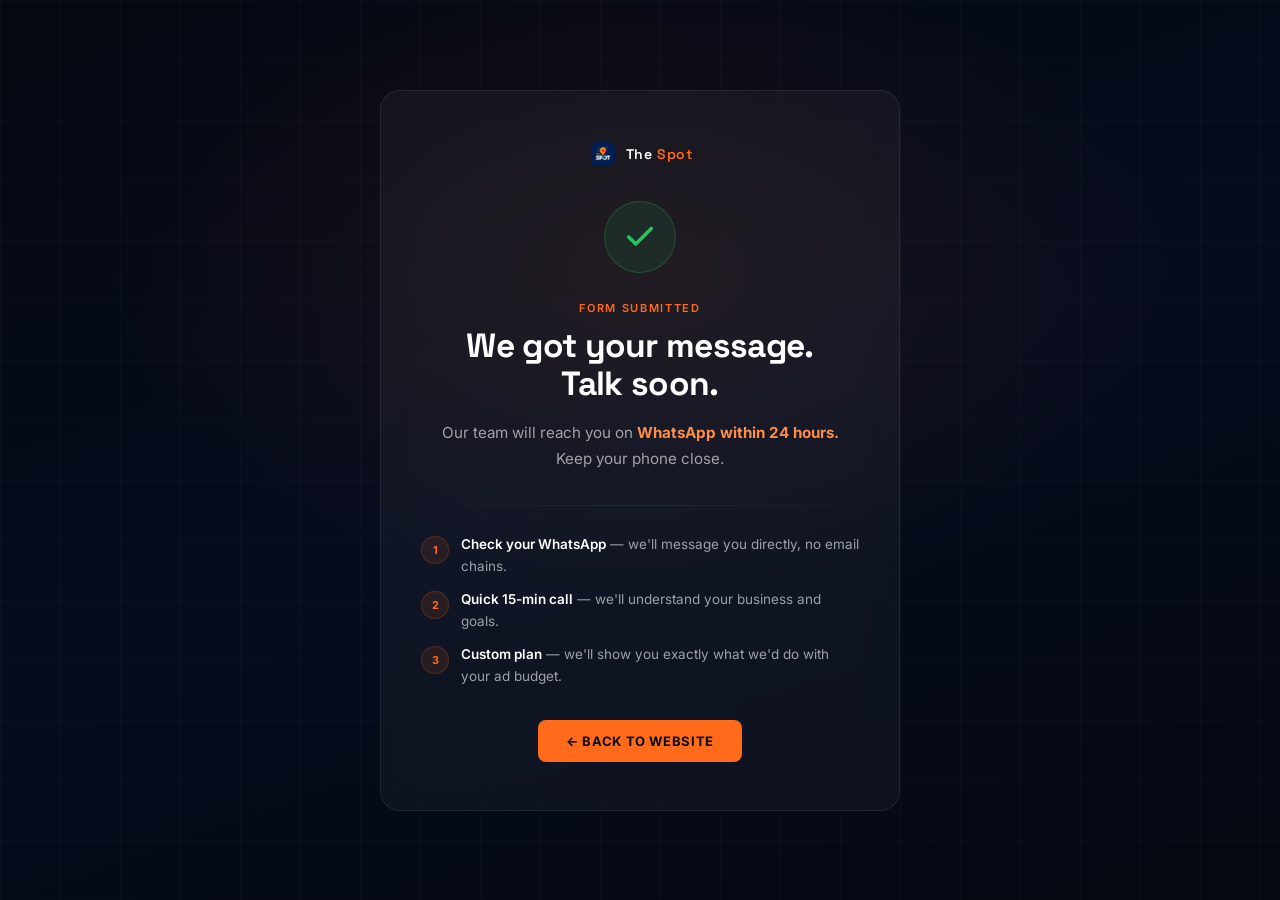
<file: thank-you.html>
<!DOCTYPE html>
<html lang="en">
<head>
<meta charset="UTF-8"/>
<meta name="viewport" content="width=device-width,initial-scale=1.0"/>
<title>Thank You — The Spot</title>
<meta name="description" content="Thanks for reaching out to The Spot. Our team will contact you on WhatsApp within 24 hours."/>
<meta name="robots" content="noindex,follow"/>

<script>
!function(f,b,e,v,n,t,s){if(f.fbq)return;n=f.fbq=function(){n.callMethod?
n.callMethod.apply(n,arguments):n.queue.push(arguments)};if(!f._fbq)f._fbq=n;
n.push=n;n.loaded=!0;n.version='2.0';n.queue=[];t=b.createElement(e);t.async=!0;
t.src=v;s=b.getElementsByTagName(e)[0];s.parentNode.insertBefore(t,s)}(window,
document,'script','https://connect.facebook.net/en_US/fbevents.js');
fbq('init','1358792732810002');
var _pvID='pv_'+Date.now()+'_'+Math.random().toString(36).substr(2,9);var _leadID='lead_'+Date.now()+'_'+Math.random().toString(36).substr(2,9);fbq('track','PageView',{},{eventID:_pvID});fbq('track','Lead',{value:1,currency:'BDT'},{eventID:_leadID});
</script>
<noscript><img height="1" width="1" style="display:none" src="https://www.facebook.com/tr?id=1358792732810002&ev=Lead&noscript=1"/></noscript>

<!-- Google Analytics GA4 -->
<script async src="https://www.googletagmanager.com/gtag/js?id=G-Z777E10LVB"></script>
<script>
  window.dataLayer = window.dataLayer || [];
  function gtag(){dataLayer.push(arguments);}
  gtag('js', new Date());
  gtag('config', 'G-Z777E10LVB');
  gtag('event', 'generate_lead');
</script>

<link rel="icon" type="image/png" href="assets/logo.png"/>
<link rel="preconnect" href="https://fonts.googleapis.com"/>
<link rel="preconnect" href="https://fonts.gstatic.com" crossorigin/>
<link href="https://fonts.googleapis.com/css2?family=Inter:wght@400;500;600;700&family=Space+Grotesk:wght@600;700&display=swap" rel="stylesheet"/>

<style>
*,*::before,*::after{box-sizing:border-box;margin:0;padding:0}
:root{
  --navy:#050810;
  --orange:#FF6B1A;
  --orange-lt:#FF8C47;
  --white:#ffffff;
  --white-60:rgba(255,255,255,0.60);
  --white-30:rgba(255,255,255,0.30);
  --glass-border:rgba(255,255,255,0.08);
  --font-display:'Space Grotesk',sans-serif;
  --font-body:'Inter',sans-serif;
}
html,body{height:100%}
body{
  background:var(--navy);
  color:var(--white);
  font-family:var(--font-body);
  display:flex;align-items:center;justify-content:center;
  min-height:100vh;
  overflow:hidden;
}
body::before{
  content:'';position:fixed;inset:0;
  background:
    radial-gradient(ellipse 70% 60% at 50% 30%,rgba(255,107,26,0.08) 0%,transparent 60%),
    linear-gradient(160deg,var(--navy) 0%,#060c1e 50%,var(--navy) 100%);
  z-index:0;pointer-events:none;
}
body::after{
  content:'';position:fixed;inset:0;
  background-image:
    linear-gradient(rgba(255,255,255,0.018) 1px,transparent 1px),
    linear-gradient(90deg,rgba(255,255,255,0.018) 1px,transparent 1px);
  background-size:60px 60px;
  z-index:0;pointer-events:none;
}

.card{
  position:relative;z-index:1;
  max-width:520px;width:90%;
  background:rgba(255,255,255,0.04);
  border:1px solid var(--glass-border);
  border-radius:20px;
  padding:3rem 2.5rem;
  text-align:center;
  backdrop-filter:blur(16px);
  animation:fadeUp 0.6s cubic-bezier(0.25,0.46,0.45,0.94) both;
}
@keyframes fadeUp{
  from{opacity:0;transform:translateY(28px)}
  to{opacity:1;transform:translateY(0)}
}

.check-wrap{
  width:72px;height:72px;border-radius:50%;
  background:rgba(34,197,94,0.1);
  border:1px solid rgba(34,197,94,0.25);
  display:flex;align-items:center;justify-content:center;
  margin:0 auto 1.75rem;
  animation:popIn 0.5s 0.3s cubic-bezier(0.175,0.885,0.32,1.6) both;
}
@keyframes popIn{
  from{opacity:0;transform:scale(0.5)}
  to{opacity:1;transform:scale(1)}
}
.check-wrap svg{width:34px;height:34px}

.label{
  font-size:11px;font-weight:600;letter-spacing:0.15em;
  text-transform:uppercase;color:var(--orange);
  margin-bottom:0.75rem;
}
h1{
  font-family:var(--font-display);
  font-size:clamp(1.6rem,4vw,2.1rem);
  font-weight:700;color:var(--white);
  letter-spacing:-0.02em;line-height:1.15;
  margin-bottom:1rem;
}
.sub{
  font-size:0.95rem;color:var(--white-60);
  line-height:1.75;margin-bottom:2rem;
}
.sub strong{color:var(--orange-lt)}

.divider{
  height:1px;
  background:linear-gradient(90deg,transparent,var(--glass-border),transparent);
  margin-bottom:1.75rem;
}

.what-next{
  display:flex;flex-direction:column;gap:0.75rem;
  margin-bottom:2rem;text-align:left;
}
.step{
  display:flex;align-items:flex-start;gap:12px;
}
.step-num{
  width:28px;height:28px;border-radius:50%;flex-shrink:0;
  background:rgba(255,107,26,0.1);border:1px solid rgba(255,107,26,0.2);
  display:flex;align-items:center;justify-content:center;
  font-size:11px;font-weight:700;color:var(--orange);
  margin-top:2px;
}
.step-text{font-size:13.5px;color:var(--white-60);line-height:1.6}
.step-text strong{color:var(--white);font-weight:600}

.btn-home{
  display:inline-block;
  background:var(--orange);color:var(--navy);
  border:none;border-radius:8px;
  padding:13px 28px;
  font-family:var(--font-body);font-size:13px;font-weight:700;
  letter-spacing:0.05em;text-transform:uppercase;
  text-decoration:none;
  transition:opacity 0.2s,transform 0.2s;
}
.btn-home:hover{opacity:0.88;transform:translateY(-1px)}

.logo-area{
  display:flex;align-items:center;justify-content:center;
  gap:8px;margin-bottom:2rem;
}
.logo-area img{height:30px;width:auto;display:block}
.logo-text{
  font-family:var(--font-display);font-size:14px;
  font-weight:600;color:var(--white);letter-spacing:0.04em;
}
.logo-text span{color:var(--orange)}
</style>
</head>
<body>

<div class="card">
  <div class="logo-area">
    <img src="assets/logo.png" alt="The Spot"/>
    <span class="logo-text">The <span>Spot</span></span>
  </div>

  <div class="check-wrap">
    <svg viewBox="0 0 24 24" fill="none" stroke="#22c55e" stroke-width="2.5" stroke-linecap="round" stroke-linejoin="round">
      <polyline points="20 6 9 17 4 12"/>
    </svg>
  </div>

  <div class="label">Form Submitted</div>
  <h1>We got your message.<br/>Talk soon.</h1>
  <p class="sub">
    Our team will reach you on <strong>WhatsApp within 24 hours.</strong><br/>
    Keep your phone close.
  </p>

  <div class="divider"></div>

  <div class="what-next">
    <div class="step">
      <div class="step-num">1</div>
      <div class="step-text"><strong>Check your WhatsApp</strong> — we'll message you directly, no email chains.</div>
    </div>
    <div class="step">
      <div class="step-num">2</div>
      <div class="step-text"><strong>Quick 15-min call</strong> — we'll understand your business and goals.</div>
    </div>
    <div class="step">
      <div class="step-num">3</div>
      <div class="step-text"><strong>Custom plan</strong> — we'll show you exactly what we'd do with your ad budget.</div>
    </div>
  </div>

  <a href="https://thespotagency.github.io/" class="btn-home">← Back to Website</a>
</div>

<script>
fetch('https://hook.eu1.make.com/q6ayuu6idfctq4wtzj7pmvpxvxf2lvvy', {
  method: 'POST',
mode: 'no-cors',
  headers: {'Content-Type': 'application/json'},
  body: JSON.stringify({
    event_name: 'Lead',
    event_id: _leadID,
    event_time: Math.floor(Date.now() / 1000),
    action_source: 'website',
    user_agent: navigator.userAgent,
    page_url: window.location.href
  })
});
</script>
</body>
</html>
</file>
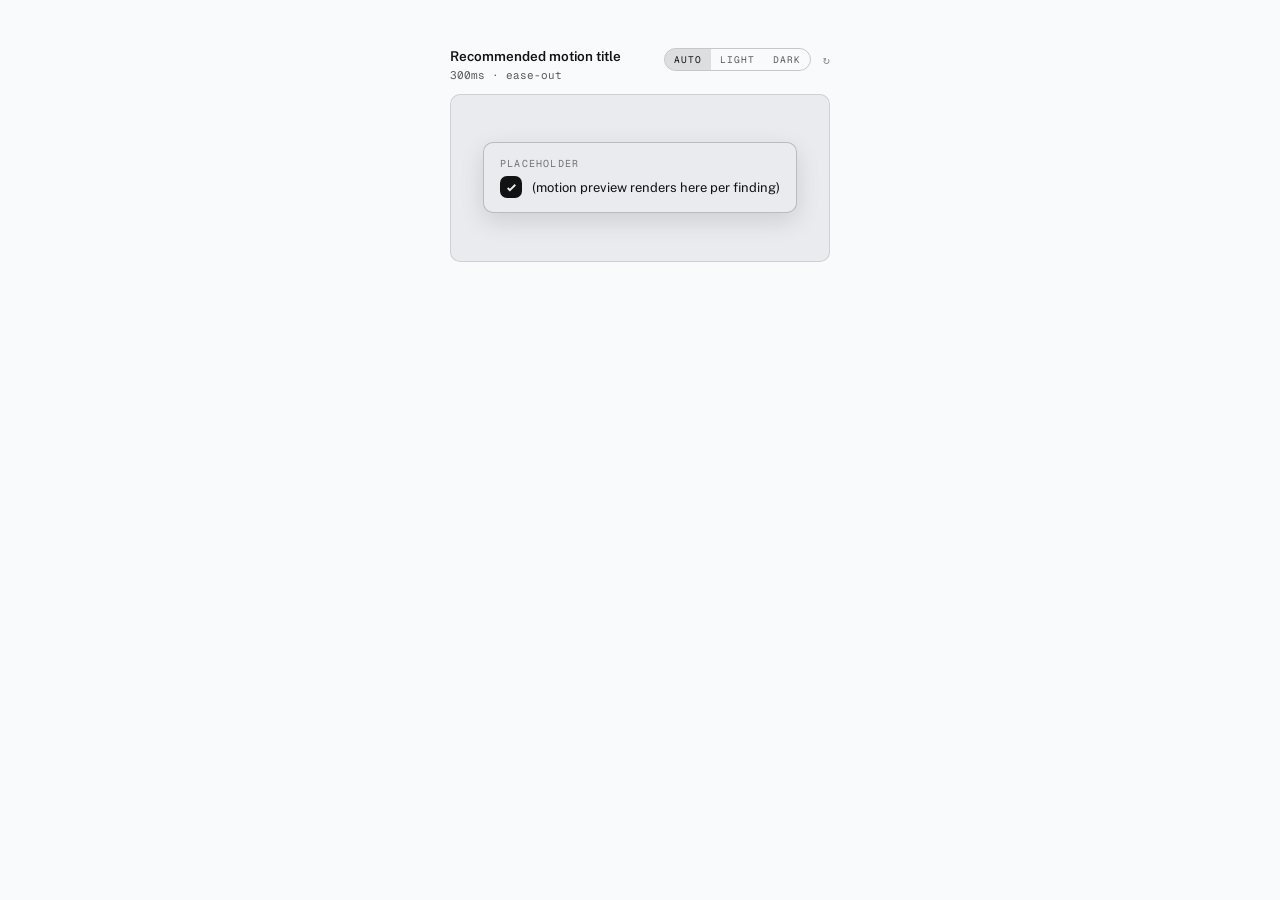
<file: .agents/skills/design-motion-principles/references/demo-shell.html>
<!--
  Demo Shell — design-motion-principles
  =====================================

  Minimal, isolated reference for a single demo card. The agent reads this
  during STEP 3 of the audit workflow (see ../SKILL.md) and uses it as the
  per-finding template — one .demo block per Critical or Important finding
  (Opportunities don't get demo cards).

  The full worked example with five demo cards in context lives in
  references/report-template.html. This file is intentionally minimal:
  one card, every contract visible, no report scaffolding.

  How the agent uses this file
  ----------------------------
  1. Copy the entire <style> block into the report's <head>. The shell's
     tokens, .demo layout, stage colors, segmented control, and the
     prefers-reduced-motion guard are SHARED across every demo card in the
     report and must not be duplicated per finding.

  2. For each finding {n} (1-indexed across the whole report):
     a. Replace the MOTION-CODE-SLOT-{n} comment with the per-finding
        @keyframes m{n} block AND the .demo-{n}__mt selector rule.
        Suffix {n} so multiple findings cannot collide on keyframe
        names or selectors.
     b. Replace the DEMO-CARD-MOTION-SLOT-{n} comment in the .demo__stage
        markup with the actual motion-target element. Its class must be
        .demo-{n}__mt so it matches the rules above.
     c. Set .demo__title to a short title for the recommended motion
        (e.g., "Quick tab crossfade", "Sheet enter (mirror for exit)").
     d. Set .demo__timing to the duration plus easing (e.g.,
        "180ms · ease-out", "300ms · ease-out-quint"). The subhead
        ALWAYS renders — populate it for every demo so card heights
        stay consistent across the report.
     e. Renumber the four radio ids from st1-* to st{n}-*, and the
        labels' for= attributes to match.

  3. Per-finding code MUST honor these contracts:
     - Do NOT redefine the shell's tokens (--ink, --paper, --surface-2,
       --line, --line-strong, --st-bg, --st-fg, --st-line, --st-dim,
       --sans, --mono). Use them via var().
     - Do NOT modify the prefers-reduced-motion block. The shell's
       guard collapses all .demo-{n}__mt animations to none. The
       per-finding @keyframes 100% state MUST match the motion-target
       element's default static rendering so the reduce-motion fallback
       shows the correct final visual.
     - Per-finding @keyframes use the 0% / ~60% / 100% cadence:
       0% = start state, ~60% = motion complete (~1.8s in),
       100% = hold (~1.2s). The shell uses animation-duration: 3s.

  4. Motion targets and ANY UI primitives inside the stage (.ui-btn,
     .ui-card, .ui-row, .ui-check, .ui-num, .ui-label, badge, etc.)
     use --st-bg / --st-fg / --st-line / --st-dim — NEVER --accent or
     other page tokens. This guarantees the demo contrasts correctly
     when its stage is locked to a different theme than the report.

  5. Demo cards are non-interactive. The stage toggle radios are the
     only interactive element. tabindex on the radios is fine; the
     stage itself stays out of focus order.

  Loop pacing
  -----------
  animation-duration: 3s. Keyframes 0% / ~60% / 100%. Motion 0–60% ≈ 1.8s,
  hold 60–100% ≈ 1.2s, then restart. Every demo in a report uses this
  cadence so all cards share the same rhythm.

  Standalone preview
  ------------------
  Opening this file directly in a browser shows one .demo card with the
  loop indicator, the segmented Auto/Light/Dark stage toggle, and a
  placeholder motion target (a simple shape that fades in). No real
  per-finding motion plays — the agent injects motion per finding when
  this template is embedded in a report. The shell also honors the
  viewer's prefers-color-scheme for standalone rendering.
-->
<!DOCTYPE html>
<html lang="en">
<head>
  <meta charset="utf-8">
  <meta name="viewport" content="width=device-width, initial-scale=1">
  <title>Demo Shell — design-motion-principles</title>
  <link rel="preconnect" href="https://fonts.googleapis.com">
  <link rel="preconnect" href="https://fonts.gstatic.com" crossorigin>
  <link href="https://fonts.googleapis.com/css2?family=Familjen+Grotesk:wght@400;500;600;700&family=Public+Sans:wght@400;500;600;700&family=Geist+Mono:wght@400;500;600&display=swap" rel="stylesheet">
  <style>
    :root {
      /* Cool slate-graphite neutrals (hue 255). In the full report these
         are overridden by a global theme toggle; here the shell flips via
         prefers-color-scheme for standalone preview. */
      --ink:        oklch(0.155 0.006 255);
      --surface:    oklch(0.195 0.007 255);
      --surface-2:  oklch(0.235 0.008 255);
      --paper:      oklch(0.945 0.004 255);
      --paper-dim:  oklch(0.800 0.006 255);
      --muted:      oklch(0.680 0.008 255);
      --faint:      oklch(0.505 0.008 255);
      --line:       oklch(0.95 0.01 255 / 0.09);
      --line-strong:oklch(0.95 0.01 255 / 0.16);

      --display: "Familjen Grotesk", "Hanken Grotesk", system-ui, sans-serif;
      --sans: "Public Sans", -apple-system, BlinkMacSystemFont, "Segoe UI", system-ui, sans-serif;
      --mono: "Geist Mono", ui-monospace, "SF Mono", Menlo, monospace;
    }

    @media (prefers-color-scheme: light) {
      :root {
        --ink:        oklch(0.985 0.003 255);
        --surface:    oklch(0.965 0.004 255);
        --surface-2:  oklch(0.940 0.005 255);
        --paper:      oklch(0.180 0.006 255);
        --paper-dim:  oklch(0.330 0.008 255);
        --muted:      oklch(0.475 0.010 255);
        --faint:      oklch(0.640 0.009 255);
        --line:       oklch(0.180 0.010 255 / 0.12);
        --line-strong:oklch(0.180 0.010 255 / 0.22);
      }
    }

    * { box-sizing: border-box; }
    body {
      background: var(--ink);
      color: var(--paper);
      font-family: var(--sans);
      margin: 0;
      padding: 48px;
      display: flex;
      justify-content: center;
    }

    /* visually-hidden (stage-toggle radios) */
    .vh { position: absolute; width: 1px; height: 1px; padding: 0; margin: -1px; overflow: hidden; clip: rect(0 0 0 0); white-space: nowrap; border: 0; }

    /* ───────────── Demo card ───────────── */
    .demo { position: relative; width: 380px; }
    .demo__bar { display: flex; align-items: flex-start; justify-content: space-between; gap: 12px; margin-bottom: 12px; }
    .demo__meta { min-width: 0; }
    .demo__title { display: block; font-size: 13.5px; font-weight: 600; color: var(--paper); line-height: 1.3; }
    .demo__timing { display: block; font-family: var(--mono); font-size: 11px; color: var(--muted); margin-top: 2px; font-variant-numeric: tabular-nums; }
    .demo__controls { display: flex; align-items: center; gap: 12px; flex-shrink: 0; }
    .demo__loop { font-family: var(--mono); font-size: 12px; color: var(--faint); }

    /* segmented Auto / Light / Dark stage toggle (pure CSS).
       Auto = follow ambient theme via --surface-2 + --paper.
       Light / Dark = locked overrides (hardcoded values, ignore ambient). */
    .seg { display: inline-flex; border: 1px solid var(--line-strong); border-radius: 100px; overflow: hidden; }
    .seg label { font-family: var(--mono); font-size: 9.5px; letter-spacing: 0.1em; text-transform: uppercase; color: var(--muted); padding: 4px 9px; cursor: pointer; user-select: none; transition: background 0.15s ease, color 0.15s ease; }
    .demo input[id$="-a"]:checked ~ .demo__bar .seg label[for$="-a"],
    .demo input[id$="-l"]:checked ~ .demo__bar .seg label[for$="-l"],
    .demo input[id$="-d"]:checked ~ .demo__bar .seg label[for$="-d"] {
      background: color-mix(in oklch, var(--paper) 12%, transparent);
      color: var(--paper);
    }

    .demo__stage {
      /* AUTO default — stage uses the ambient elevated surface */
      --st-bg: var(--surface-2);
      --st-fg: var(--paper);
      --st-line: var(--line-strong);
      --st-dim: color-mix(in oklch, var(--paper) 55%, transparent);
      background: var(--st-bg); color: var(--st-fg);
      border: 1px solid var(--line); border-radius: 10px;
      padding: 32px 24px; min-height: 168px;
      display: flex; align-items: center; justify-content: center; overflow: hidden;
    }
    /* Locked Light: hardcoded light, regardless of ambient theme */
    .demo input[id$="-l"]:checked ~ .demo__stage {
      --st-bg: oklch(0.985 0.003 255);
      --st-fg: oklch(0.180 0.006 255);
      --st-line: oklch(0.180 0.010 255 / 0.18);
      --st-dim: oklch(0.180 0.010 255 / 0.45);
    }
    /* Locked Dark: hardcoded dark, regardless of ambient theme */
    .demo input[id$="-d"]:checked ~ .demo__stage {
      --st-bg: oklch(0.180 0.006 255);
      --st-fg: oklch(0.985 0.003 255);
      --st-line: oklch(0.985 0.010 255 / 0.18);
      --st-dim: oklch(0.985 0.010 255 / 0.50);
    }

    /* Generic UI primitives for use inside motion targets. All theme via
       stage tokens, NEVER page tokens — so they contrast correctly when a
       stage is locked to a different theme than the report. */
    .ui-btn { display: inline-flex; align-items: center; justify-content: center; padding: 9px 18px; border-radius: 8px; background: var(--st-fg); color: var(--st-bg); font-family: var(--sans); font-size: 13px; font-weight: 600; }
    .ui-card { background: var(--st-bg); border: 1px solid var(--st-line); border-radius: 10px; padding: 14px 16px; min-width: 180px; box-shadow: 0 8px 24px oklch(0 0 0 / 0.12); }
    .ui-row { display: flex; align-items: center; gap: 10px; font-size: 13px; color: var(--st-fg); }
    .ui-check { width: 22px; height: 22px; border-radius: 7px; background: var(--st-fg); display: inline-flex; align-items: center; justify-content: center; flex-shrink: 0; }
    .ui-check svg { width: 13px; height: 13px; stroke: var(--st-bg); }
    .ui-num { font-family: var(--display); font-size: 34px; font-weight: 700; color: var(--st-fg); font-variant-numeric: tabular-nums; letter-spacing: -0.02em; }
    .ui-label { font-family: var(--mono); font-size: 10px; letter-spacing: 0.12em; text-transform: uppercase; color: var(--st-dim); }

    /* prefers-reduced-motion — disables every per-finding animation and
       hides the loop indicator. The per-finding @keyframes 100% state
       must match the motion-target's default rendering so the reduce
       fallback shows the correct final visual. */
    @media (prefers-reduced-motion: reduce) {
      .demo__loop { display: none; }
      [class*="__mt"], [class*="__mt"] * { animation: none !important; transition: none !important; }
    }

    /* MOTION-CODE-SLOT-{n}
       Per-finding @keyframes and .demo-{n}__mt rules go here. {n} is the
       finding's 1-indexed position across the report.

       Example shape (replace per finding — wrap in
       @media (prefers-reduced-motion: no-preference) { ... }):

       @media (prefers-reduced-motion: no-preference) {
         @keyframes m1 {
           0%   { opacity: 0; transform: translateY(8px); filter: blur(4px); }
           60%  { opacity: 1; transform: translateY(0);   filter: blur(0);  }
           100% { opacity: 1; transform: translateY(0);   filter: blur(0);  }
         }
         .demo-1__mt {
           animation: m1 3s cubic-bezier(0.22, 1, 0.36, 1) infinite;
         }
       }
    */

    /* Placeholder motion for standalone preview only — agent strips this
       when composing the report. Demonstrates the 0 / 60 / 100 cadence. */
    @media (prefers-reduced-motion: no-preference) {
      @keyframes m-placeholder {
        0%   { opacity: 0; transform: translateY(8px); filter: blur(4px); }
        60%  { opacity: 1; transform: translateY(0);   filter: blur(0);  }
        100% { opacity: 1; transform: translateY(0);   filter: blur(0);  }
      }
      .demo-1__mt {
        animation: m-placeholder 3s cubic-bezier(0.22, 1, 0.36, 1) infinite;
      }
    }
  </style>
</head>
<body>

  <div class="demo">
    <input class="vh" type="radio" name="st1" id="st1-a" checked>
    <input class="vh" type="radio" name="st1" id="st1-l">
    <input class="vh" type="radio" name="st1" id="st1-d">
    <div class="demo__bar">
      <div class="demo__meta">
        <span class="demo__title">Recommended motion title</span>
        <span class="demo__timing">300ms · ease-out</span>
      </div>
      <div class="demo__controls">
        <div class="seg">
          <label for="st1-a">Auto</label>
          <label for="st1-l">Light</label>
          <label for="st1-d">Dark</label>
        </div>
        <span class="demo__loop">↻</span>
      </div>
    </div>
    <div class="demo__stage">
      <!-- DEMO-CARD-MOTION-SLOT-{n}
           Per-finding motion-target element goes here. Its class must
           match the rules in MOTION-CODE-SLOT-{n} above:
             <div class="demo-{n}__mt">...content...</div>
           The element's contents are agent-determined (a button shape,
           a card, an icon, a row of items for stagger demos, a number,
           a badge, etc.). All inner UI primitives use the stage tokens
           (--st-fg / --st-bg / --st-line / --st-dim) — NEVER page tokens. -->
      <div class="demo-1__mt">
        <div class="ui-card">
          <div class="ui-label" style="margin-bottom: 6px;">Placeholder</div>
          <div class="ui-row">
            <span class="ui-check"><svg viewBox="0 0 24 24" fill="none" stroke="currentColor" stroke-width="3.5"><path d="M5 13l4 4L19 7"/></svg></span>
            <span>(motion preview renders here per finding)</span>
          </div>
        </div>
      </div>
    </div>
  </div>

</body>
</html>
</file>
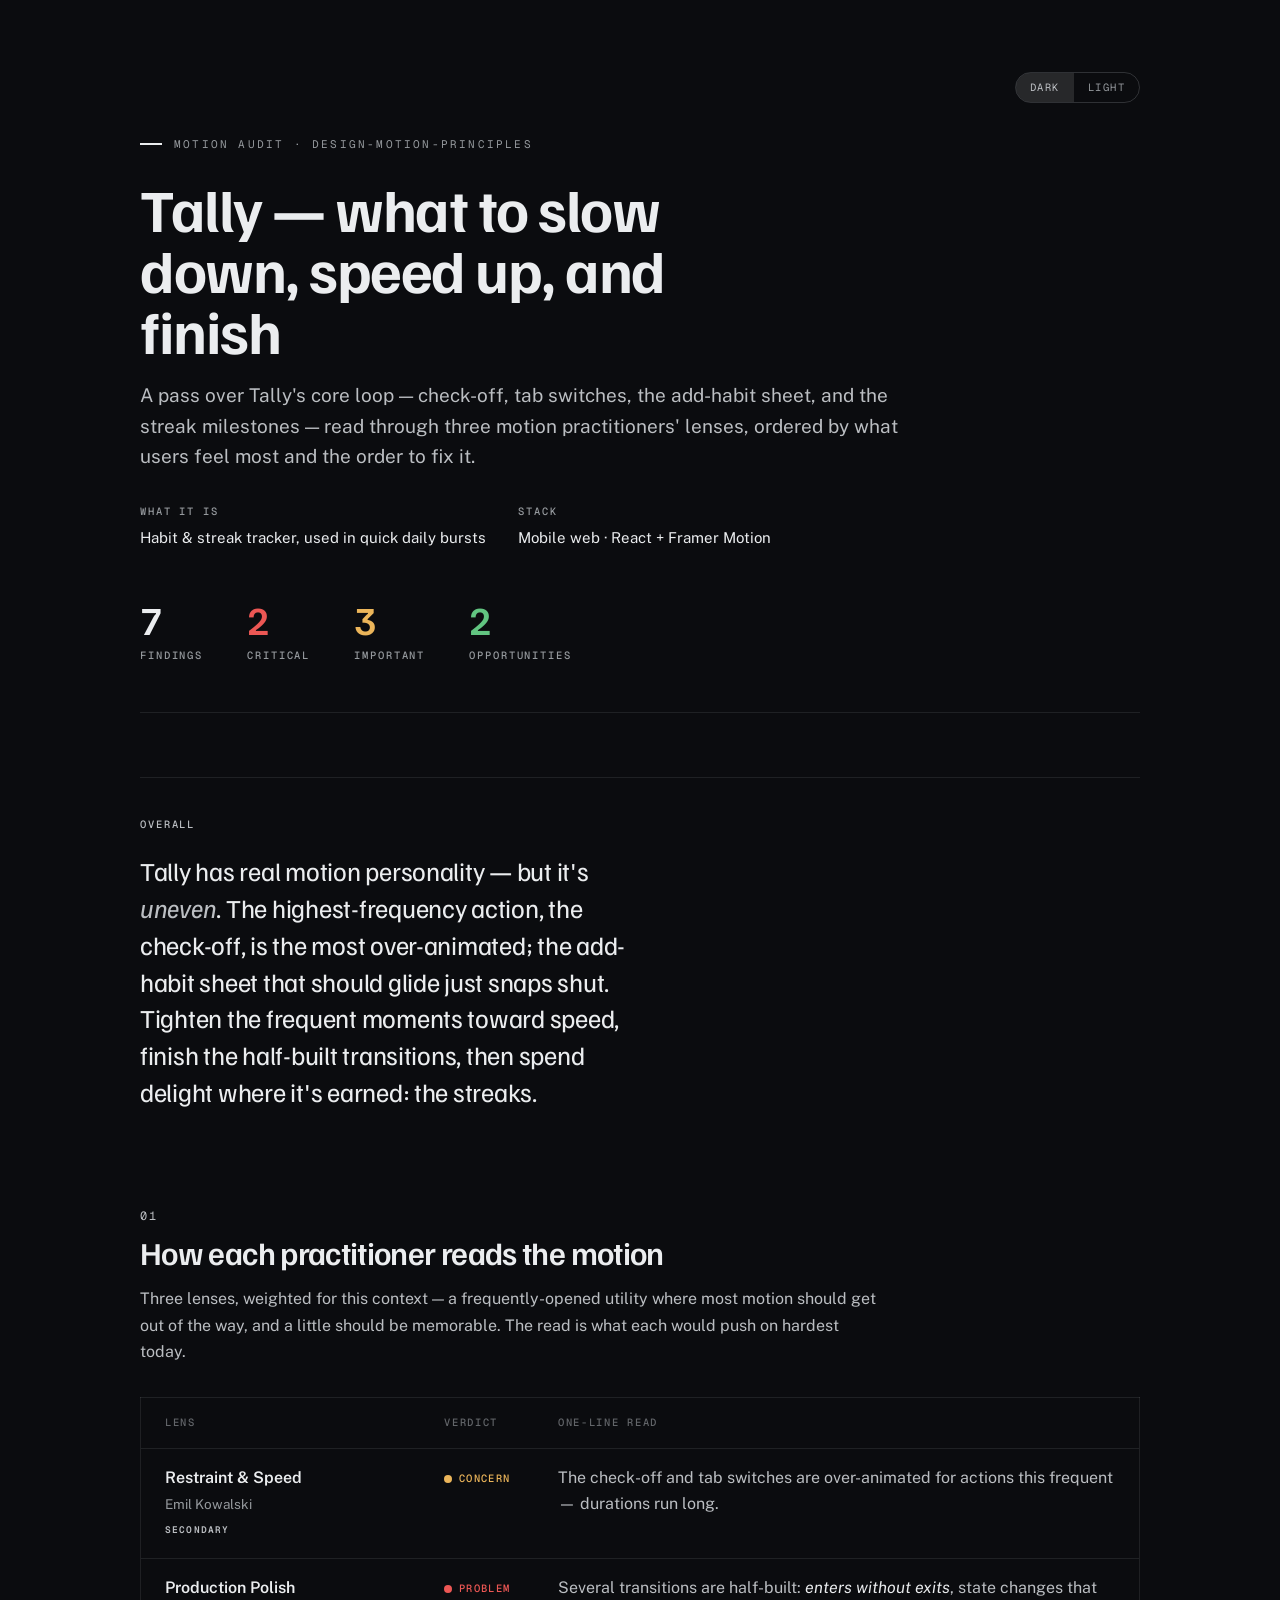
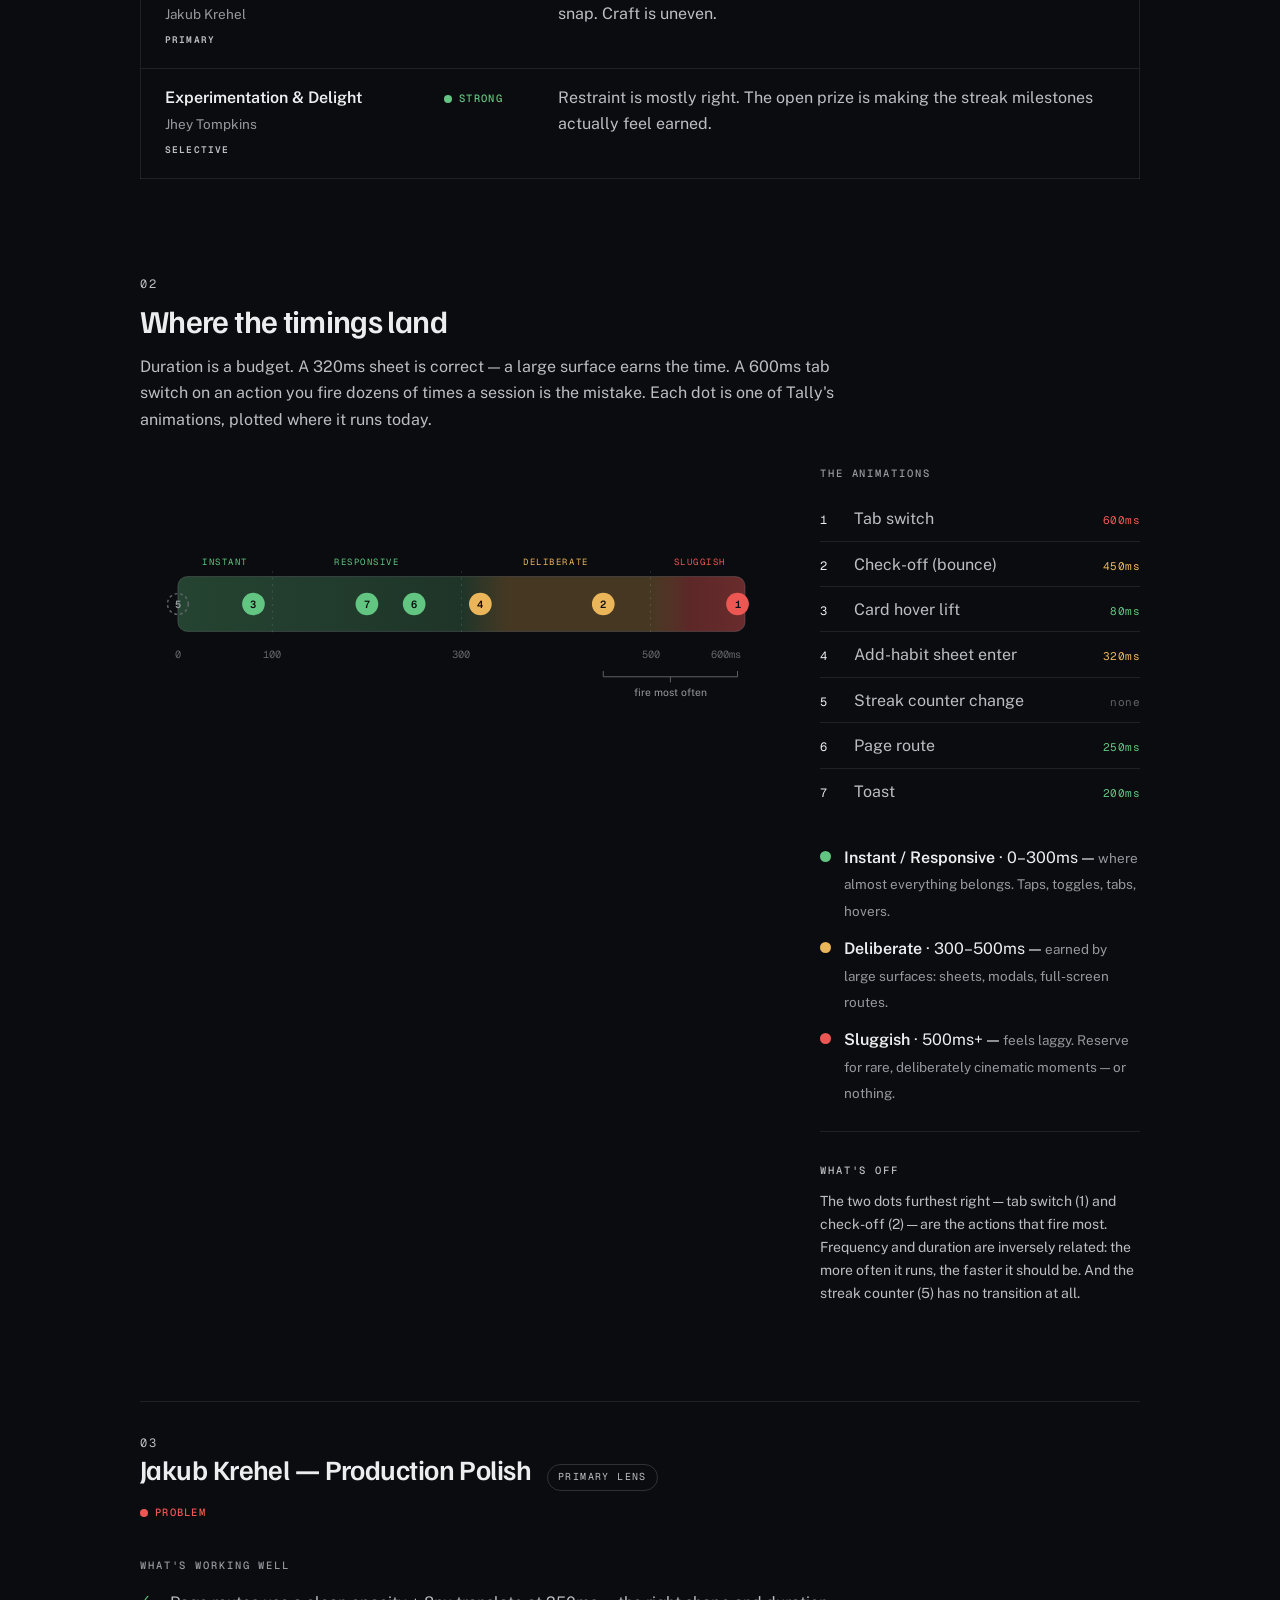
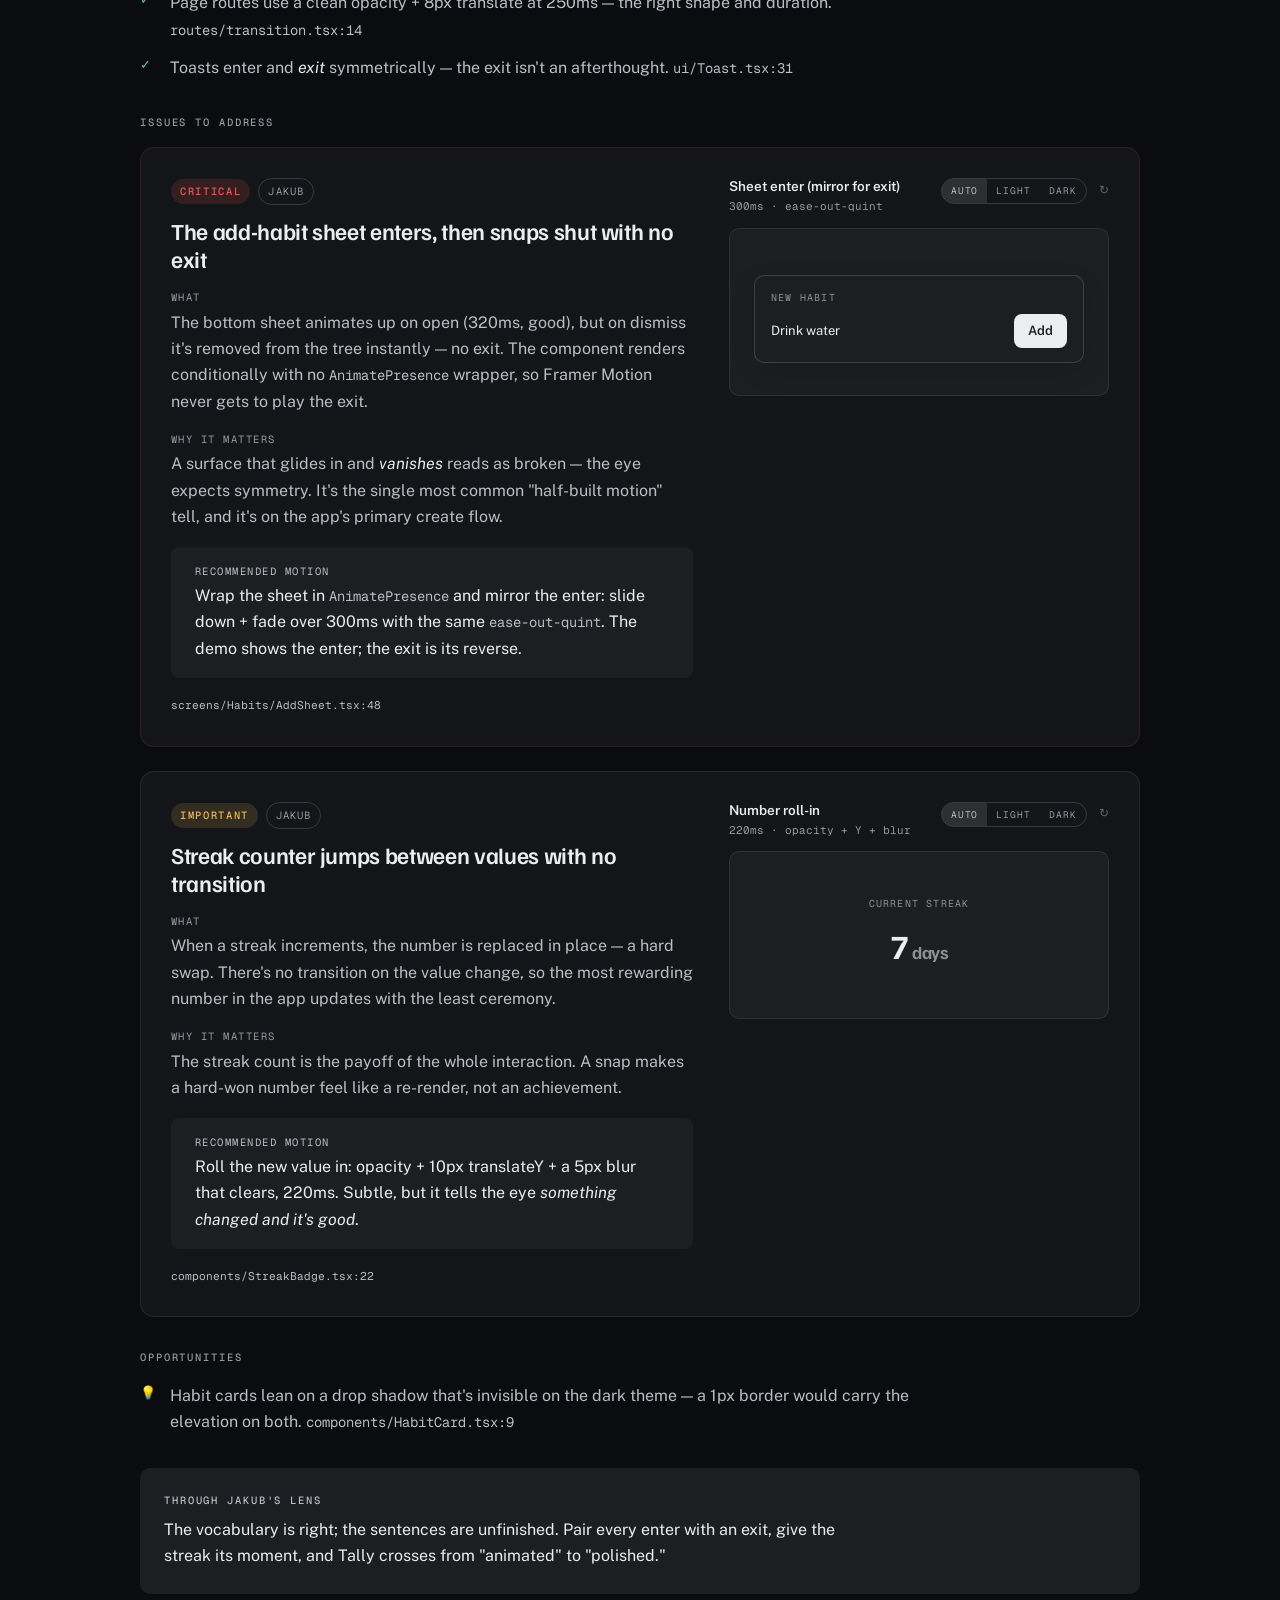
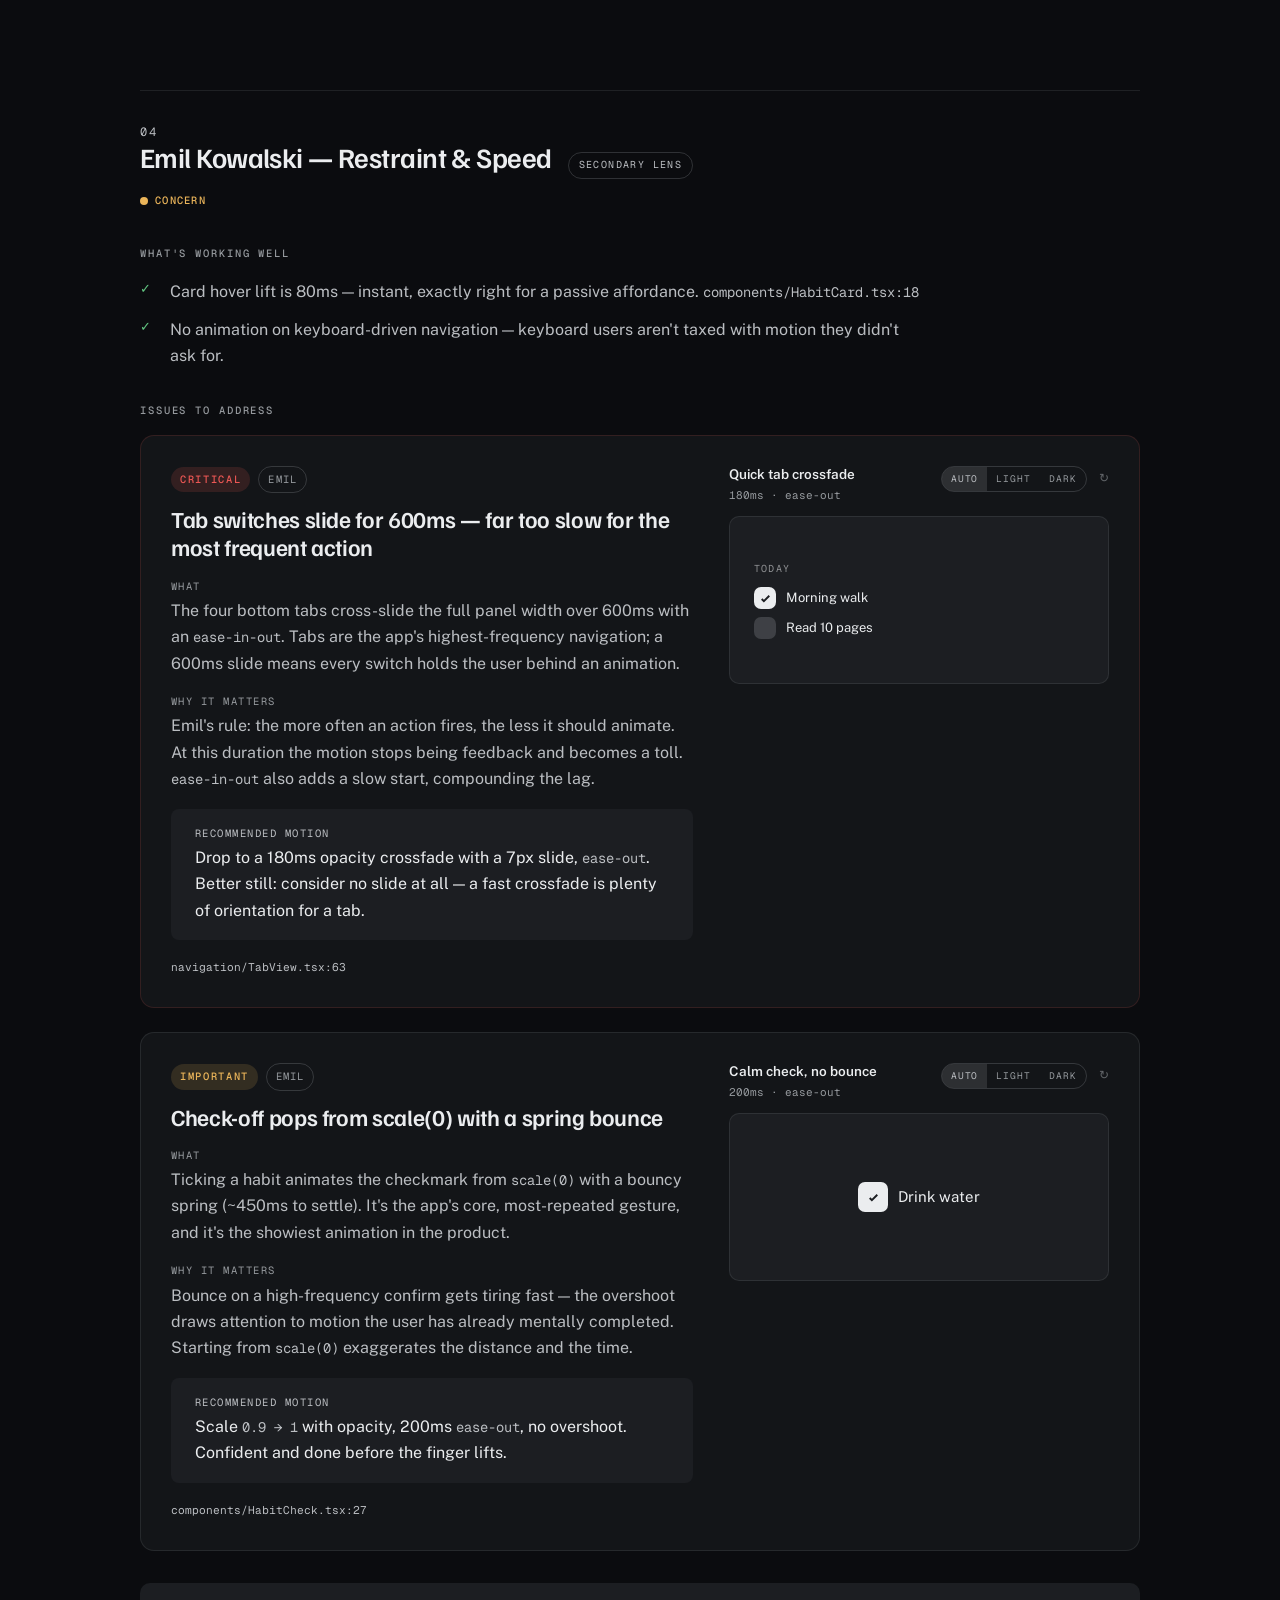
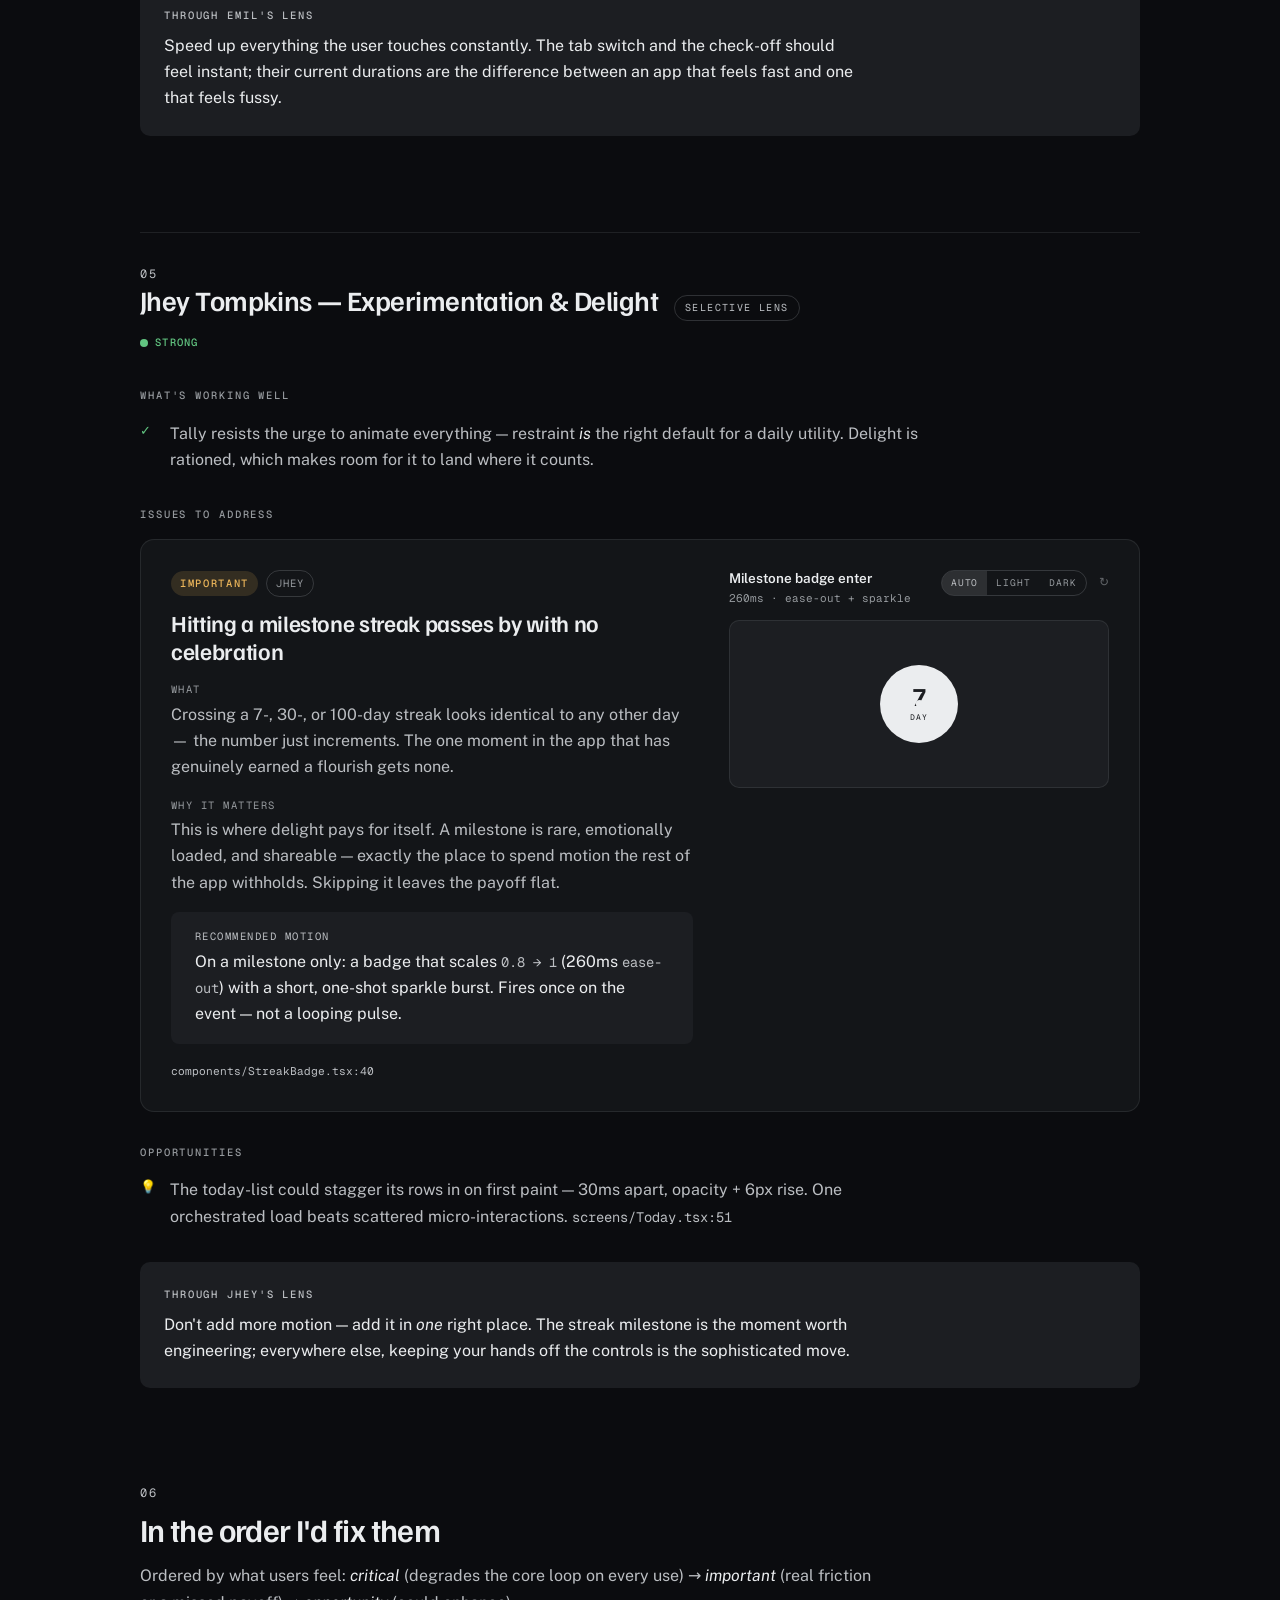
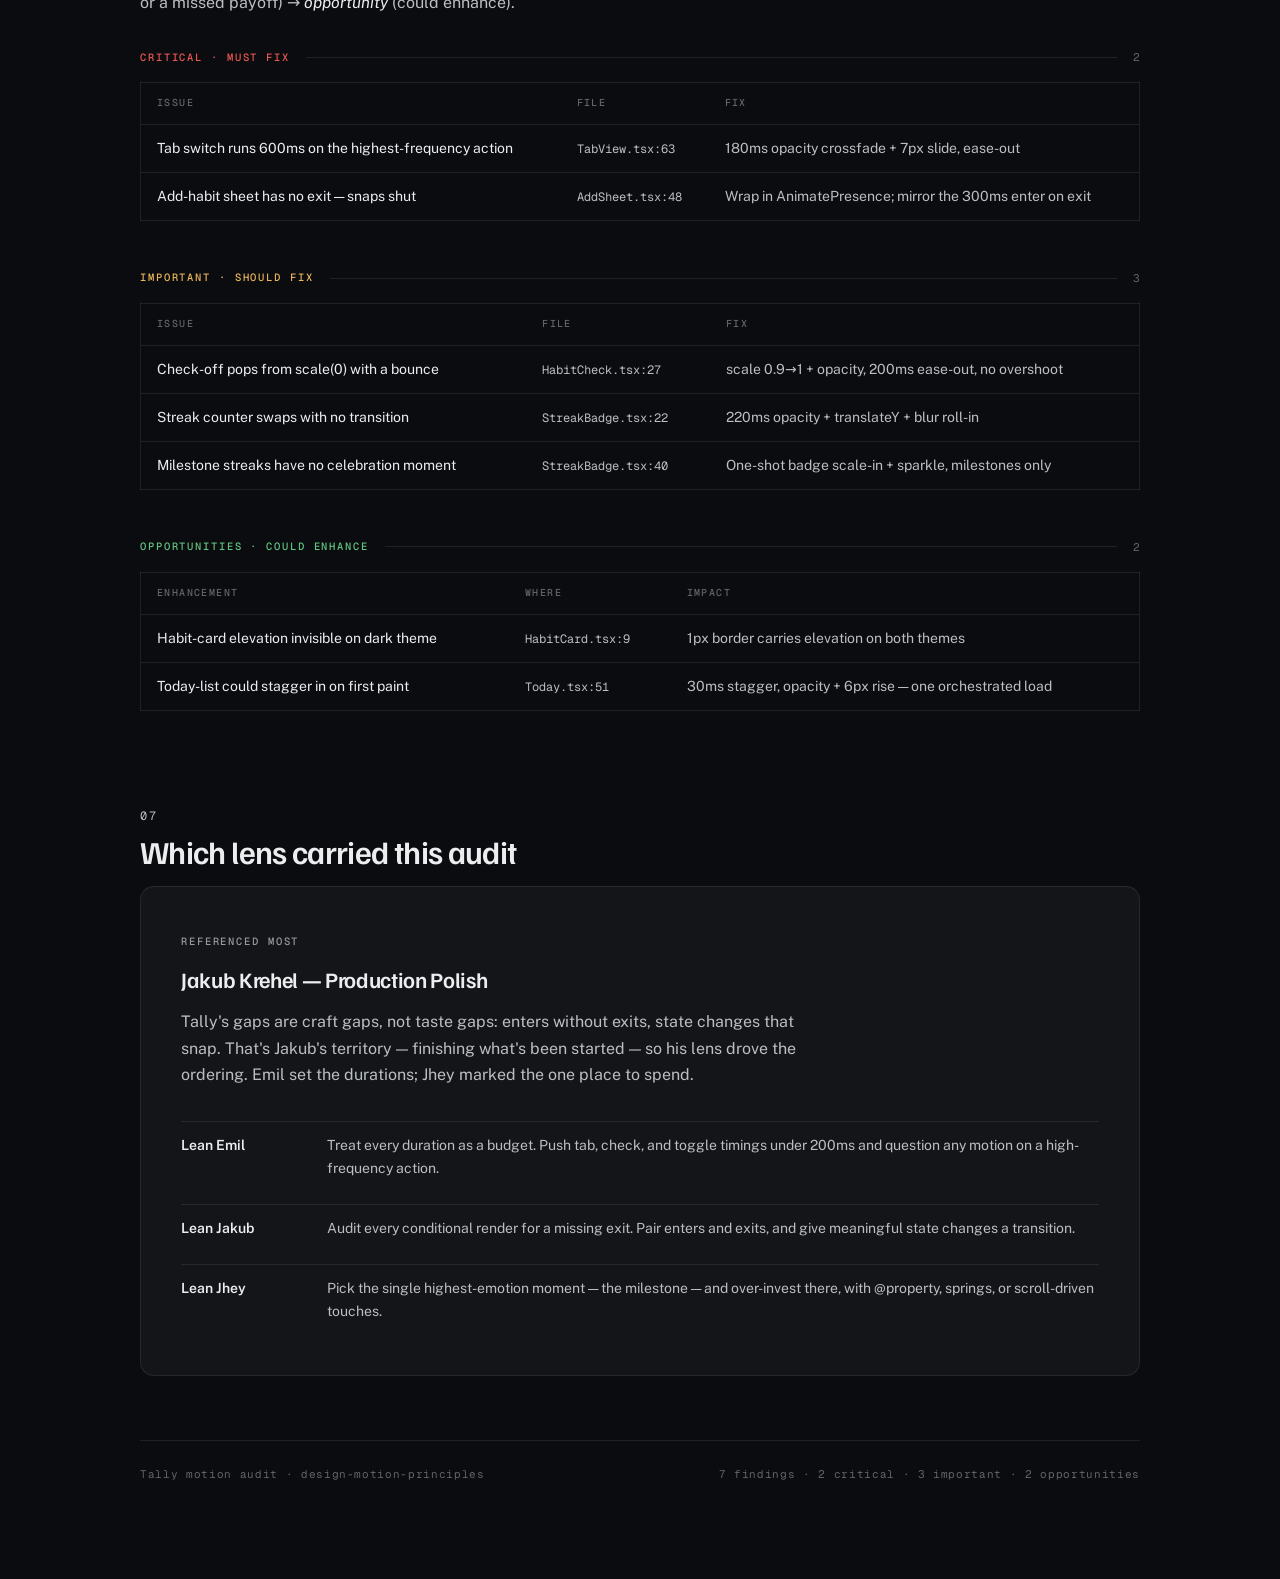
<file: .agents/skills/design-motion-principles/references/report-template.html>
<!doctype html>
<html lang="en">
<head>
<meta charset="utf-8" />
<meta name="viewport" content="width=device-width, initial-scale=1" />
<title>Tally — Motion Audit · design-motion-principles</title>

<!--
  ════════════════════════════════════════════════════════════════════
  design-motion-principles MOTION AUDIT — reference template
  worked example: "Tally" (habit & streak tracker · React + Framer Motion)
  ════════════════════════════════════════════════════════════════════
  Canonical HTML report for the motion audit. Self-contained: one file,
  no local asset dependencies. Fonts load from a CDN with a robust
  fallback stack and degrade gracefully offline.

  DISTINCT SIBLING of thumb-first's report-template.html — same system
  architecture (OKLCH tokens, mono micro-labels, severity channel,
  finding cards), but its OWN identity: COOL slate-graphite (hue 255)
  instead of warm graphite, a magenta-rose accent, and the Familjen /
  Onest / Geist Mono type family. The personality is time + movement.

  COLOR CHANNELS — keep them separate:
    • Fixed identity .... cool slate-graphite + chalk. Carries NO meaning.
    • --accent .......... ONE color SAMPLED FROM THE AUDITED PRODUCT.
                          Brand chrome only (eyebrow tick, section
                          numerals, links, recommended-motion accents).
                          NEVER used for severity or the timing ramp.
    • Severity .......... fixed: --crit / --imp / --opp. Never adaptive.
    • Timing ramp ....... fixed: instant/responsive (green) · deliberate
                          (amber) · sluggish (red). Diagram + legend only.
    • Verdict chips ..... fixed: strong / concern / problem / mixed.

  THE DEMO CARDS are the centerpiece — the only animated elements in the
  document. Each Critical or Important finding gets a live, looping CSS
  demo of the RECOMMENDED motion, with a pure-CSS Light/Dark stage toggle
  so the reader can check the motion on either surface. Opportunities
  never get a demo card. The report itself has NO entrance, scroll, or
  mount animation — anything else would reproduce the slop this skill
  audits against.

  MODULAR SECTIONS — render a section ONLY if the audit produced it.
-->

<link rel="preconnect" href="https://fonts.googleapis.com">
<link rel="preconnect" href="https://fonts.gstatic.com" crossorigin>
<link href="https://fonts.googleapis.com/css2?family=Familjen+Grotesk:wght@400;500;600;700&family=Public+Sans:wght@400;500;600;700&family=Geist+Mono:wght@400;500;600&display=swap" rel="stylesheet">

<style>
  :root {
    /* ——— Fixed identity: COOL slate-graphite + chalk (near-achromatic) ——— */
    --ink:        oklch(0.155 0.006 255);
    --surface:    oklch(0.195 0.007 255);
    --surface-2:  oklch(0.235 0.008 255);
    --paper:      oklch(0.945 0.004 255);
    --paper-dim:  oklch(0.800 0.006 255);
    --muted:      oklch(0.680 0.008 255);
    --faint:      oklch(0.505 0.008 255);
    --line:       oklch(0.95 0.01 255 / 0.09);
    --line-strong:oklch(0.95 0.01 255 / 0.16);

    /* ——— Accent (NEUTRAL BY DEFAULT) ———
       The report has no primary color. --accent aliases the contrast
       neutral (--paper) so any element that historically wanted a brand
       splash now reads as quiet chrome. An individual audit can repoint
       these three to a sampled brand color if appropriate, but the
       default — and the worked example — keeps the chrome neutral and
       lets severity be the only color in the report. */
    --accent:      var(--paper);
    --accent-soft: var(--paper-dim);
    --accent-tint: color-mix(in oklch, var(--paper) 12%, transparent);

    /* ——— Severity (FIXED — never adaptive) ——— */
    --crit:      oklch(0.655 0.185 25);
    --crit-tint: oklch(0.655 0.185 25 / 0.15);
    --imp:       oklch(0.805 0.125 78);
    --imp-tint:  oklch(0.805 0.125 78 / 0.15);
    --opp:       oklch(0.745 0.135 152);
    --opp-tint:  oklch(0.745 0.135 152 / 0.15);

    /* ——— Timing-budget ramp (FIXED — diagram + its legend only) ——— */
    --t-good:  oklch(0.745 0.135 152);  /* instant + responsive */
    --t-mid:   oklch(0.805 0.125 78);   /* deliberate           */
    --t-slow:  oklch(0.655 0.185 25);   /* sluggish             */

    /* ——— Verdict (FIXED — lens table) ——— */
    --strong:  var(--opp);
    --concern: var(--imp);
    --problem: var(--crit);

    /* ——— Spacing (4pt scale, semantic) ——— */
    --s1:4px; --s2:8px; --s3:12px; --s4:16px; --s5:24px;
    --s6:32px; --s7:48px; --s8:64px; --s9:96px;

    --display: "Familjen Grotesk", "Hanken Grotesk", system-ui, sans-serif;
    --sans: "Public Sans", -apple-system, BlinkMacSystemFont, "Segoe UI", system-ui, sans-serif;
    --mono: "Geist Mono", ui-monospace, "SF Mono", Menlo, monospace;
  }

  /* ═══════════════ LIGHT-MODE OVERRIDES ═══════════════
     Activated when the global theme toggle is set to Light. Every token
     above gets a counterpart here — same hue, mirrored L — so the report
     reads cleanly on light backgrounds. Hue stays 255 (cool slate) so the
     identity is the same character, just inverted. */
  :root:has(#theme-light:checked) {
    --ink:        oklch(0.985 0.003 255);  /* light page bg */
    --surface:    oklch(0.965 0.004 255);
    --surface-2:  oklch(0.940 0.005 255);
    --paper:      oklch(0.180 0.006 255);  /* dark text */
    --paper-dim:  oklch(0.330 0.008 255);
    --muted:      oklch(0.475 0.010 255);
    --faint:      oklch(0.640 0.009 255);
    --line:       oklch(0.180 0.010 255 / 0.12);
    --line-strong:oklch(0.180 0.010 255 / 0.22);

    /* Accent stays aliased to --paper (now the dark ink in light mode),
       so chrome inverts automatically. No additional override needed. */

    /* Severity: same hues, deeper L for legibility on light bg */
    --crit:      oklch(0.555 0.195 25);
    --crit-tint: oklch(0.555 0.195 25 / 0.12);
    --imp:       oklch(0.580 0.155 78);
    --imp-tint:  oklch(0.580 0.155 78 / 0.14);
    --opp:       oklch(0.555 0.140 152);
    --opp-tint:  oklch(0.555 0.140 152 / 0.13);

    /* Timing ramp follows severity */
    --t-good: oklch(0.555 0.140 152);
    --t-mid:  oklch(0.580 0.155 78);
    --t-slow: oklch(0.555 0.195 25);
  }

  /* SVG dot label: light text in light-mode (deeper dots), dark text in dark-mode (lighter dots) */
  :root:has(#theme-light:checked) .tf-dot-text { fill: oklch(0.985 0.003 255); }

  * { box-sizing: border-box; }
  html, body { margin: 0; padding: 0; }
  body {
    background: var(--ink);
    color: var(--paper);
    font-family: var(--sans);
    font-size: 16px;
    line-height: 1.65;
    -webkit-font-smoothing: antialiased;
    text-rendering: optimizeLegibility;
  }
  ::selection { background: var(--accent-tint); }
  a { color: var(--accent-soft); text-underline-offset: 3px; text-decoration-thickness: 1px; }

  .wrap { max-width: 1080px; margin: 0 auto; padding: clamp(40px, 6vw, 72px) clamp(20px, 5vw, 40px) 96px; }

  /* shared micro-label */
  .mono-label {
    font-family: var(--mono);
    font-size: 10.5px;
    letter-spacing: 0.18em;
    text-transform: uppercase;
    color: var(--muted);
    font-weight: 500;
  }
  code { font-family: var(--mono); font-size: 0.86em; color: var(--paper-dim); }

  /* visually-hidden (theme + stage radios) */
  .vh { position: absolute; width: 1px; height: 1px; padding: 0; margin: -1px; overflow: hidden; clip: rect(0 0 0 0); white-space: nowrap; border: 0; }

  /* ───────────── Global theme switch ───────────── */
  .theme-switch { display: flex; justify-content: flex-end; margin-bottom: var(--s5); }
  .theme-switch__pill { display: inline-flex; align-items: center; gap: 0; border: 1px solid var(--line-strong); border-radius: 100px; overflow: hidden; }
  .theme-switch__pill label { font-family: var(--mono); font-size: 10.5px; letter-spacing: 0.14em; text-transform: uppercase; color: var(--muted); padding: 6px 14px; cursor: pointer; user-select: none; transition: background 0.15s ease, color 0.15s ease; }
  #theme-dark:checked  ~ .theme-switch__pill label[for="theme-dark"],
  #theme-light:checked ~ .theme-switch__pill label[for="theme-light"] { background: var(--accent-tint); color: var(--accent-soft); }

  /* ───────────── Header ───────────── */
  header.doc { padding-bottom: var(--s7); margin-bottom: var(--s8); border-bottom: 1px solid var(--line); }
  .eyebrow {
    font-family: var(--mono);
    font-size: 11px; letter-spacing: 0.2em; text-transform: uppercase;
    color: var(--muted); display: inline-flex; align-items: center; gap: var(--s3);
  }
  .eyebrow::before { content: ""; width: 22px; height: 2px; background: var(--accent); display: inline-block; }
  h1.title {
    font-family: var(--display);
    font-size: clamp(38px, 6vw, 60px);
    font-weight: 700; letter-spacing: -0.025em; line-height: 1.02;
    margin: var(--s5) 0 var(--s4); color: var(--paper); max-width: 17ch;
  }
  .lede { font-size: clamp(17px, 2.2vw, 19px); color: var(--paper-dim); max-width: 66ch; line-height: 1.6; }
  .meta-row { display: flex; flex-wrap: wrap; gap: var(--s6); margin-top: var(--s6); }
  .meta-row .k { display: block; margin-bottom: 4px; }
  .meta-row .v { font-size: 15px; color: var(--paper); }

  .stats { display: flex; gap: clamp(20px, 4vw, 44px); margin-top: var(--s7); flex-wrap: wrap; }
  .stat .num { font-family: var(--display); font-size: 40px; font-weight: 600; letter-spacing: -0.02em; line-height: 1; font-variant-numeric: tabular-nums; }
  .stat.crit .num { color: var(--crit); }
  .stat.imp .num  { color: var(--imp); }
  .stat.opp .num  { color: var(--opp); }
  .stat .lbl { margin-top: var(--s2); }
  .stat a { color: inherit; text-decoration: none; }
  .stat a:hover .num { text-decoration: underline; text-underline-offset: 5px; text-decoration-thickness: 2px; }

  /* ───────────── Section scaffolding ───────────── */
  section { margin-bottom: var(--s9); }
  .sec-index { font-family: var(--mono); font-size: 12px; letter-spacing: 0.16em; color: var(--accent-soft); }
  h2.section-title {
    font-family: var(--display);
    font-size: clamp(24px, 3.4vw, 32px);
    font-weight: 600; letter-spacing: -0.02em; line-height: 1.1;
    margin: var(--s2) 0 var(--s4); color: var(--paper);
  }
  .section-sub { color: var(--paper-dim); max-width: 74ch; margin: 0 0 var(--s6); }
  .section-sub em { color: var(--paper); font-style: italic; }

  /* ───────────── Overall assessment ───────────── */
  .assessment { border-top: 1px solid var(--line); padding-top: var(--s6); }
  .assessment .mono-label { color: var(--accent-soft); }
  .assessment p { font-family: var(--display); font-weight: 400; font-size: clamp(20px, 2.8vw, 26px); line-height: 1.42; letter-spacing: -0.01em; color: var(--paper); max-width: 34ch; margin: var(--s4) 0 0; }
  .assessment p em { font-style: italic; color: var(--accent-soft); }

  /* ───────────── Lens summary table ───────────── */
  .lens-table { width: 100%; border-collapse: collapse; border: 1px solid var(--line); }
  .lens-table th, .lens-table td { padding: var(--s4) var(--s5); text-align: left; border-bottom: 1px solid var(--line); vertical-align: top; }
  .lens-table tr:last-child td { border-bottom: none; }
  .lens-table thead th { font-family: var(--mono); font-size: 10.5px; letter-spacing: 0.16em; text-transform: uppercase; color: var(--faint); font-weight: 500; }
  .lens-table tbody tr:hover { background: oklch(0.95 0.01 255 / 0.018); }
  .lens-name { font-weight: 600; color: var(--paper); width: 28%; }
  .lens-name .who { display: block; margin-top: 2px; color: var(--muted); font-weight: 400; font-size: 13.5px; }
  .lens-name .weight { display: inline-block; margin-top: 6px; font-family: var(--mono); font-size: 9.5px; letter-spacing: 0.12em; text-transform: uppercase; color: var(--accent-soft); }
  .lens-read { color: var(--paper-dim); }
  .lens-read em { color: var(--paper); font-style: italic; }
  .verdict { display: inline-flex; align-items: center; gap: 7px; font-family: var(--mono); font-size: 10.5px; letter-spacing: 0.12em; text-transform: uppercase; font-weight: 500; }
  .verdict::before { content: ""; width: 8px; height: 8px; border-radius: 50%; flex-shrink: 0; }
  .v-strong  { color: var(--strong); }  .v-strong::before  { background: var(--strong); }
  .v-concern { color: var(--concern); } .v-concern::before { background: var(--concern); }
  .v-problem { color: var(--problem); } .v-problem::before { background: var(--problem); }
  .v-mixed   { color: var(--muted); }   .v-mixed::before   { background: var(--muted); }

  /* ───────────── Timing-budget diagram ───────────── */
  .timing-grid { display: grid; grid-template-columns: 1fr 320px; gap: clamp(28px, 5vw, 56px); align-items: start; }
  @media (max-width: 860px) { .timing-grid { grid-template-columns: 1fr; } }
  .timing-figure { width: 100%; height: auto; }
  .timing-key h4 { margin: 0 0 var(--s4); }
  .key-list { list-style: none; margin: 0 0 var(--s6); padding: 0; display: grid; gap: 2px; }
  .key-list li { display: grid; grid-template-columns: 22px 1fr auto; align-items: baseline; gap: var(--s3); padding: var(--s2) 0; border-bottom: 1px solid var(--line); }
  .key-list li:last-child { border-bottom: none; }
  .key-list .kn { font-family: var(--mono); font-size: 12px; color: var(--paper); font-variant-numeric: tabular-nums; }
  .key-list .ka { color: var(--paper-dim); }
  .key-list .kt { font-family: var(--mono); font-size: 11px; letter-spacing: 0.04em; font-variant-numeric: tabular-nums; }
  .kt.good { color: var(--t-good); }
  .kt.mid  { color: var(--t-mid); }
  .kt.slow { color: var(--t-slow); }
  .kt.none { color: var(--faint); }
  .zone-defs { display: grid; gap: var(--s3); margin-top: var(--s5); }
  .zone-def { display: grid; grid-template-columns: 12px 1fr; gap: var(--s3); align-items: start; }
  .zone-def .dot { width: 11px; height: 11px; border-radius: 50%; margin-top: 6px; }
  .zone-def .zt { font-weight: 600; color: var(--paper); }
  .zone-def .zd { font-size: 13.5px; color: var(--muted); }
  .whats-off { margin-top: var(--s5); padding-top: var(--s5); border-top: 1px solid var(--line); }
  .whats-off .mono-label { color: var(--accent-soft); }
  .whats-off p { margin: var(--s2) 0 0; color: var(--paper-dim); font-size: 14px; max-width: 60ch; }

  /* ───────────── Per-lens sections ───────────── */
  .lens-sec { margin-bottom: var(--s9); padding-top: var(--s6); border-top: 1px solid var(--line); }
  .lens-sec__head { display: flex; align-items: baseline; gap: var(--s4); flex-wrap: wrap; margin-bottom: var(--s2); }
  .lens-sec__head h3 { font-family: var(--display); font-size: clamp(22px, 3vw, 28px); font-weight: 600; letter-spacing: -0.02em; line-height: 1.1; margin: 0; color: var(--paper); }
  .lens-sec__weight { font-family: var(--mono); font-size: 10px; letter-spacing: 0.14em; text-transform: uppercase; color: var(--accent-soft); border: 1px solid var(--line-strong); border-radius: 100px; padding: 4px 10px; }
  .lens-sec__verdict { margin: 0 0 var(--s6); }

  .lens-block { margin: var(--s6) 0; }
  .lens-block > .mono-label { display: block; margin-bottom: var(--s4); }
  .lens-list { list-style: none; margin: 0; padding: 0; display: grid; gap: var(--s3); max-width: 78ch; }
  .lens-list li { display: grid; grid-template-columns: 22px 1fr; gap: var(--s2); align-items: start; color: var(--paper-dim); }
  .lens-list .mk { font-family: var(--mono); font-size: 13px; line-height: 1.5; }
  .lens-list.good .mk { color: var(--strong); }
  .lens-list.opp .mk  { color: var(--accent-soft); }
  .lens-list li em { color: var(--paper); font-style: italic; }

  .lens-take { margin-top: var(--s6); background: var(--surface-2); border-radius: 10px; padding: var(--s5); }
  .lens-take .mono-label { color: var(--accent-soft); display: block; margin-bottom: var(--s2); }
  .lens-take p { margin: 0; color: var(--paper); max-width: 70ch; }

  .lens-empty { font-style: italic; color: var(--faint); padding: var(--s3) 0; }

  /* ───────────── Finding rows (prose + live demo card) ───────────── */
  .findings { display: flex; flex-direction: column; gap: var(--s5); }
  .finding-row { display: grid; grid-template-columns: 1fr 380px; gap: clamp(24px, 3vw, 36px); align-items: start; background: var(--surface); border: 1px solid var(--line); border-radius: 14px; padding: clamp(22px, 3vw, 30px); }
  .finding-row[data-sev="crit"] { border-color: var(--crit-tint); }
  @media (max-width: 860px) { .finding-row { grid-template-columns: 1fr; } }

  .find-tags { display: flex; flex-wrap: wrap; gap: var(--s2); align-items: center; margin-bottom: var(--s3); }
  .severity { font-family: var(--mono); font-size: 10.5px; letter-spacing: 0.16em; text-transform: uppercase; font-weight: 500; padding: 4px 9px; border-radius: 100px; }
  .severity.crit { background: var(--crit-tint); color: var(--crit); }
  .severity.imp  { background: var(--imp-tint);  color: var(--imp); }
  .severity.opp  { background: var(--opp-tint);  color: var(--opp); }
  .lens-chip { font-family: var(--mono); font-size: 10.5px; letter-spacing: 0.1em; text-transform: uppercase; color: var(--muted); padding: 4px 9px; border: 1px solid var(--line-strong); border-radius: 100px; }
  .find-title { font-family: var(--display); font-size: clamp(19px, 2.4vw, 23px); font-weight: 600; letter-spacing: -0.015em; line-height: 1.22; margin: 0 0 var(--s4); color: var(--paper); }
  .find-body { display: grid; gap: var(--s4); }
  .find-body p { margin: 0; color: var(--paper-dim); }
  .find-body p em { color: var(--paper); font-style: italic; }
  .find-body .label { font-family: var(--mono); font-size: 10.5px; letter-spacing: 0.14em; text-transform: uppercase; color: var(--muted); display: block; margin-bottom: 3px; }
  .fix { background: var(--surface-2); border-radius: 8px; padding: var(--s4) var(--s5); }
  .fix .label { color: var(--accent-soft); }
  .fix p { color: var(--paper); }
  .find-loc { font-size: 13px; }

  /* ───────────── Demo card (the centerpiece) ───────────── */
  .demo { position: relative; align-self: start; position: sticky; top: var(--s5); }
  @media (max-width: 860px) { .demo { position: static; } }
  .demo__bar { display: flex; align-items: flex-start; justify-content: space-between; gap: var(--s3); margin-bottom: var(--s3); }
  .demo__meta { min-width: 0; }
  .demo__title { display: block; font-size: 13.5px; font-weight: 600; color: var(--paper); line-height: 1.3; }
  .demo__timing { display: block; font-family: var(--mono); font-size: 11px; color: var(--muted); margin-top: 2px; font-variant-numeric: tabular-nums; }
  .demo__controls { display: flex; align-items: center; gap: var(--s3); flex-shrink: 0; }
  .demo__loop { font-family: var(--mono); font-size: 12px; color: var(--faint); }

  /* segmented Auto/Light/Dark stage toggle (pure CSS).
     Auto = follow global theme via theme tokens. Light/Dark = locked overrides. */
  .seg { display: inline-flex; border: 1px solid var(--line-strong); border-radius: 100px; overflow: hidden; }
  .seg label { font-family: var(--mono); font-size: 9.5px; letter-spacing: 0.1em; text-transform: uppercase; color: var(--muted); padding: 4px 9px; cursor: pointer; user-select: none; transition: background 0.15s ease, color 0.15s ease; }
  .demo input[id$="-a"]:checked ~ .demo__bar .seg label[for$="-a"],
  .demo input[id$="-l"]:checked ~ .demo__bar .seg label[for$="-l"],
  .demo input[id$="-d"]:checked ~ .demo__bar .seg label[for$="-d"] { background: var(--accent-tint); color: var(--accent-soft); }

  .demo__stage {
    /* AUTO default — stage uses the report's elevated surface, follows theme */
    --st-bg: var(--surface-2);
    --st-fg: var(--paper);
    --st-line: var(--line-strong);
    --st-dim: color-mix(in oklch, var(--paper) 55%, transparent);
    background: var(--st-bg); color: var(--st-fg);
    border: 1px solid var(--line); border-radius: 10px;
    padding: var(--s6) var(--s5); min-height: 168px;
    display: flex; align-items: center; justify-content: center; overflow: hidden;
  }
  /* Locked Light: hardcoded light, regardless of report theme */
  .demo input[id$="-l"]:checked ~ .demo__stage {
    --st-bg: oklch(0.985 0.003 255);
    --st-fg: oklch(0.180 0.006 255);
    --st-line: oklch(0.180 0.010 255 / 0.18);
    --st-dim: oklch(0.180 0.010 255 / 0.45);
  }
  /* Locked Dark: hardcoded dark, regardless of report theme */
  .demo input[id$="-d"]:checked ~ .demo__stage {
    --st-bg: oklch(0.180 0.006 255);
    --st-fg: oklch(0.985 0.003 255);
    --st-line: oklch(0.985 0.010 255 / 0.18);
    --st-dim: oklch(0.985 0.010 255 / 0.50);
  }

  /* generic demo primitives, themed by the stage vars
     (intentionally follow --st-fg/--st-bg, NOT the page accent — so they
     contrast correctly even when a stage is locked to a different theme
     than the page). */
  .ui-btn { display: inline-flex; align-items: center; justify-content: center; padding: 9px 18px; border-radius: 8px; background: var(--st-fg); color: var(--st-bg); font-family: var(--sans); font-size: 13px; font-weight: 600; }
  .ui-card { background: var(--st-bg); border: 1px solid var(--st-line); border-radius: 10px; padding: 14px 16px; min-width: 180px; box-shadow: 0 8px 24px oklch(0 0 0 / 0.12); }
  .ui-row { display: flex; align-items: center; gap: 10px; font-size: 13px; color: var(--st-fg); }
  .ui-check { width: 22px; height: 22px; border-radius: 7px; background: var(--st-fg); display: inline-flex; align-items: center; justify-content: center; flex-shrink: 0; }
  .ui-check svg { width: 13px; height: 13px; stroke: var(--st-bg); }
  .ui-num { font-family: var(--display); font-size: 34px; font-weight: 700; color: var(--st-fg); font-variant-numeric: tabular-nums; letter-spacing: -0.02em; }
  .ui-label { font-family: var(--mono); font-size: 10px; letter-spacing: 0.12em; text-transform: uppercase; color: var(--st-dim); }
  /* milestone badge + sparks read off stage tokens (--st-fg disc, --st-bg ink),
     set inline on the elements — same contract as every other stage primitive,
     never --accent, correct in any locked stage. */

  /* ───────────── Combined recommendations ───────────── */
  .rec { margin-bottom: var(--s7); }
  .rec .tier-label { display: flex; align-items: center; gap: var(--s4); margin: 0 0 var(--s4); }
  .rec .tier-label .mono-label { white-space: nowrap; }
  .rec .tier-label .rule { height: 1px; background: var(--line); flex: 1; }
  .rec .tier-label .count { font-family: var(--mono); font-size: 11px; color: var(--faint); }
  .rec.crit .mono-label { color: var(--crit); }
  .rec.imp  .mono-label { color: var(--imp); }
  .rec.opp  .mono-label { color: var(--opp); }
  .rec-table { width: 100%; border-collapse: collapse; border: 1px solid var(--line); font-size: 14px; }
  .rec-table th, .rec-table td { text-align: left; padding: var(--s3) var(--s4); border-bottom: 1px solid var(--line); vertical-align: top; }
  .rec-table tr:last-child td { border-bottom: none; }
  .rec-table thead th { font-family: var(--mono); font-size: 10px; letter-spacing: 0.14em; text-transform: uppercase; color: var(--faint); font-weight: 500; }
  .rec-table td:first-child { color: var(--paper); }
  .rec-table td:nth-child(2) { white-space: nowrap; }
  .rec-table td { color: var(--paper-dim); }

  /* ───────────── Reference summary (closing) ───────────── */
  .ref-summary { background: var(--surface); border: 1px solid var(--line); border-radius: 14px; padding: clamp(24px, 4vw, 40px); }
  .ref-summary .big { font-family: var(--display); font-size: clamp(18px, 2.4vw, 22px); font-weight: 600; letter-spacing: -0.015em; color: var(--paper); margin: var(--s2) 0 0; }
  .ref-summary .why { color: var(--paper-dim); margin: var(--s3) 0 var(--s6); max-width: 64ch; }
  .ref-lean { display: grid; gap: var(--s3); margin: 0; padding: 0; list-style: none; }
  .ref-lean li { display: grid; grid-template-columns: 130px 1fr; gap: var(--s4); padding: var(--s3) 0; border-top: 1px solid var(--line); color: var(--paper-dim); font-size: 14px; }
  .ref-lean .nm { font-weight: 600; color: var(--paper); }

  footer.doc { margin-top: var(--s8); padding-top: var(--s5); border-top: 1px solid var(--line); font-family: var(--mono); font-size: 11px; letter-spacing: 0.06em; color: var(--faint); display: flex; justify-content: space-between; flex-wrap: wrap; gap: var(--s3); }

  /* ───────────── Narrow screens ───────────── */
  @media (max-width: 600px) {
    .lens-table { display: block; padding: var(--s2) var(--s4); }
    .lens-table thead { display: none; }
    .lens-table tbody, .lens-table tr, .lens-table td { display: block; }
    .lens-table tr { padding: var(--s4) 0; border-bottom: 1px solid var(--line); }
    .lens-table tr:last-child { border-bottom: none; }
    .lens-table td { padding: 0; border: none; }
    .lens-table .lens-name { width: auto; margin-bottom: var(--s2); }
    .lens-table .verdict { margin-bottom: var(--s2); }
    .ref-lean li { grid-template-columns: 1fr; gap: var(--s1); }
  }

  /* ───────────── The ONLY animation in the report: the demo cards ───────────── */
  @media (prefers-reduced-motion: no-preference) {
    .lens-table tbody tr, .finding-row { transition: border-color 0.2s ease; }

    /* 01 · quick tab crossfade — 180ms ease-out */
    @keyframes m1 {
      0%   { opacity: 0; transform: translateX(7px); }
      55%  { opacity: 1; transform: translateX(0); }
      100% { opacity: 1; transform: translateX(0); }
    }
    .demo-1__mt { animation: m1 3s cubic-bezier(0.22,1,0.36,1) infinite; }

    /* 02 · sheet enter (mirror for exit) — 300ms ease-out-quint */
    @keyframes m2 {
      0%   { opacity: 0; transform: translateY(115%); }
      45%  { opacity: 1; transform: translateY(0); }
      100% { opacity: 1; transform: translateY(0); }
    }
    .demo-2__mt { animation: m2 3s cubic-bezier(0.22,1,0.36,1) infinite; }

    /* 03 · calm check — 200ms ease-out, no bounce */
    @keyframes m3 {
      0%   { opacity: 0; transform: scale(0.9); }
      55%  { opacity: 1; transform: scale(1); }
      100% { opacity: 1; transform: scale(1); }
    }
    .demo-3__mt .ui-check { animation: m3 3s cubic-bezier(0.33,1,0.68,1) infinite; transform-origin: center; }

    /* 04 · number roll — 220ms, opacity + translateY + blur */
    @keyframes m4 {
      0%   { opacity: 0; transform: translateY(10px); filter: blur(5px); }
      55%  { opacity: 1; transform: translateY(0);   filter: blur(0); }
      100% { opacity: 1; transform: translateY(0);   filter: blur(0); }
    }
    .demo-4__mt .ui-num { animation: m4 3s cubic-bezier(0.22,1,0.36,1) infinite; display: inline-block; }

    /* 05 · milestone badge enter — 260ms ease-out + one-shot sparkle */
    @keyframes m5 {
      0%   { opacity: 0; transform: scale(0.8); }
      50%  { opacity: 1; transform: scale(1); }
      100% { opacity: 1; transform: scale(1); }
    }
    @keyframes m5spark {
      0%   { opacity: 0; transform: translate(0,0) scale(0.4); }
      35%  { opacity: 1; }
      70%  { opacity: 0; transform: translate(var(--dx), var(--dy)) scale(1); }
      100% { opacity: 0; transform: translate(var(--dx), var(--dy)) scale(1); }
    }
    .demo-5__mt .badge { animation: m5 3s cubic-bezier(0.34,1.0,0.5,1) infinite; transform-origin: center; }
    .demo-5__mt .spark { animation: m5spark 3s ease-out infinite; }
  }

  @media (prefers-reduced-motion: reduce) {
    .demo__loop { display: none; }
    [class*="__mt"], [class*="__mt"] * { animation: none !important; transition: none !important; }
    .demo-5__mt .spark { opacity: 0; }
  }
</style>
</head>
<body>
<div class="wrap">

  <!-- ═══════════ GLOBAL THEME TOGGLE ═══════════ -->
  <div class="theme-switch" role="radiogroup" aria-label="Report theme">
    <input class="vh" type="radio" name="theme" id="theme-dark" checked>
    <input class="vh" type="radio" name="theme" id="theme-light">
    <div class="theme-switch__pill">
      <label for="theme-dark">Dark</label>
      <label for="theme-light">Light</label>
    </div>
  </div>

  <!-- ═══════════ HEADER ═══════════ -->
  <header class="doc">
    <div class="eyebrow">Motion audit · design-motion-principles</div>
    <h1 class="title">Tally — what to slow down, speed up, and finish</h1>
    <p class="lede">
      A pass over Tally's core loop — check-off, tab switches, the add-habit sheet, and the streak milestones —
      read through three motion practitioners' lenses, ordered by what users feel most and the order to fix it.
    </p>
    <div class="meta-row">
      <div><span class="mono-label k">What it is</span><span class="v">Habit &amp; streak tracker, used in quick daily bursts</span></div>
      <div><span class="mono-label k">Stack</span><span class="v">Mobile web · React + Framer Motion</span></div>
    </div>
    <div class="stats">
      <div class="stat"><div class="num">7</div><div class="mono-label lbl">Findings</div></div>
      <div class="stat crit"><a href="#rec-crit"><div class="num">2</div><div class="mono-label lbl">Critical</div></a></div>
      <div class="stat imp"><a href="#rec-imp"><div class="num">3</div><div class="mono-label lbl">Important</div></a></div>
      <div class="stat opp"><a href="#rec-opp"><div class="num">2</div><div class="mono-label lbl">Opportunities</div></a></div>
    </div>
  </header>

  <!-- ═══════════ ASSESSMENT ═══════════ -->
  <section class="assessment">
    <span class="mono-label">Overall</span>
    <p>
      Tally has real motion personality — but it's <em>uneven</em>. The highest-frequency action, the check-off,
      is the most over-animated; the add-habit sheet that should glide just snaps shut. Tighten the frequent
      moments toward speed, finish the half-built transitions, then spend delight where it's earned: the streaks.
    </p>
  </section>

  <!-- ═══════════ 01 · LENS SUMMARY ═══════════ -->
  <section>
    <div class="sec-index">01</div>
    <h2 class="section-title">How each practitioner reads the motion</h2>
    <p class="section-sub">
      Three lenses, weighted for this context — a frequently-opened utility where most motion should get out of
      the way, and a little should be memorable. The read is what each would push on hardest today.
    </p>
    <table class="lens-table">
      <thead><tr><th>Lens</th><th>Verdict</th><th>One-line read</th></tr></thead>
      <tbody>
        <tr>
          <td class="lens-name">Restraint &amp; Speed <span class="who">Emil Kowalski</span><span class="weight">Secondary</span></td>
          <td><span class="verdict v-concern">Concern</span></td>
          <td class="lens-read">The check-off and tab switches are over-animated for actions this frequent — durations run long.</td>
        </tr>
        <tr>
          <td class="lens-name">Production Polish <span class="who">Jakub Krehel</span><span class="weight">Primary</span></td>
          <td><span class="verdict v-problem">Problem</span></td>
          <td class="lens-read">Several transitions are half-built: <em>enters without exits</em>, state changes that snap. Craft is uneven.</td>
        </tr>
        <tr>
          <td class="lens-name">Experimentation &amp; Delight <span class="who">Jhey Tompkins</span><span class="weight">Selective</span></td>
          <td><span class="verdict v-strong">Strong</span></td>
          <td class="lens-read">Restraint is mostly right. The open prize is making the streak milestones actually feel earned.</td>
        </tr>
      </tbody>
    </table>
  </section>

  <!-- ═══════════ 02 · TIMING-BUDGET DIAGRAM ═══════════
       The motion-native analog of thumb-first's thumb-zone map.
       Each dot is one of Tally's animations, plotted by duration.
       Zone bands describe the COST of a duration, not a hard rule. -->
  <section>
    <div class="sec-index">02</div>
    <h2 class="section-title">Where the timings land</h2>
    <p class="section-sub">
      Duration is a budget. A 320ms sheet is correct — a large surface earns the time. A 600ms tab switch on an
      action you fire dozens of times a session is the mistake. Each dot is one of Tally's animations, plotted
      where it runs today.
    </p>
    <div class="timing-grid">
      <svg class="timing-figure" viewBox="0 0 660 300" xmlns="http://www.w3.org/2000/svg" role="img" aria-label="Duration scale from 0 to 600 milliseconds showing where Tally's animations fall across instant, responsive, deliberate and sluggish zones">
        <style>
          /* Theme-aware: every fill below resolves via the report's CSS vars,
             so the diagram re-tones when the global Light/Dark toggle flips. */
          .tf-track-stop-good { stop-color: var(--t-good); }
          .tf-track-stop-mid  { stop-color: var(--t-mid); }
          .tf-track-stop-slow { stop-color: var(--t-slow); }
          .tf-track-stroke { stroke: var(--line-strong); }
          .tf-grid { stroke: var(--line-strong); }
          .tf-axis { fill: var(--faint); }
          .tf-freq { fill: var(--muted); }
          .tf-bracket { stroke: var(--faint); fill: none; }
          .tf-zone-good { fill: var(--t-good); }
          .tf-zone-mid  { fill: var(--t-mid); }
          .tf-zone-slow { fill: var(--t-slow); }
          .tf-dot-good  { fill: var(--t-good); }
          .tf-dot-mid   { fill: var(--t-mid); }
          .tf-dot-slow  { fill: var(--t-slow); }
          /* Dot label flips per theme — dot fills are lighter in dark mode
             (dark text reads on them) and deeper in light mode (light text reads). */
          .tf-dot-text  { fill: oklch(0.165 0.006 255); }
          .tf-missing-ring { stroke: var(--faint); }
          .tf-missing-text { fill: var(--muted); }
        </style>
        <defs>
          <linearGradient id="track" x1="0" y1="0" x2="1" y2="0">
            <stop offset="0%"   class="tf-track-stop-good" stop-opacity="0.30"/>
            <stop offset="50%"  class="tf-track-stop-good" stop-opacity="0.22"/>
            <stop offset="58%"  class="tf-track-stop-mid"  stop-opacity="0.26"/>
            <stop offset="83%"  class="tf-track-stop-mid"  stop-opacity="0.26"/>
            <stop offset="90%"  class="tf-track-stop-slow" stop-opacity="0.36"/>
            <stop offset="100%" class="tf-track-stop-slow" stop-opacity="0.42"/>
          </linearGradient>
        </defs>

        <!-- track: x 40..640 maps ms 0..600 -->
        <rect x="40" y="118" width="600" height="58" rx="10" fill="url(#track)" class="tf-track-stroke"/>

        <!-- zone boundary ticks at 100 / 300 / 500 ms -->
        <g class="tf-grid" stroke-dasharray="2 5">
          <line x1="140" y1="112" x2="140" y2="182"/>
          <line x1="340" y1="112" x2="340" y2="182"/>
          <line x1="540" y1="112" x2="540" y2="182"/>
        </g>

        <!-- axis labels -->
        <g font-family="Geist Mono, monospace" font-size="11" class="tf-axis" text-anchor="middle" font-variant-numeric="tabular-nums">
          <text x="40"  y="204">0</text>
          <text x="140" y="204">100</text>
          <text x="340" y="204">300</text>
          <text x="540" y="204">500</text>
          <text x="636" y="204" text-anchor="end">600ms</text>
        </g>

        <!-- zone band names -->
        <g font-family="Geist Mono, monospace" font-size="9.5" letter-spacing="1.6">
          <text x="90"  y="106" text-anchor="middle" class="tf-zone-good">INSTANT</text>
          <text x="240" y="106" text-anchor="middle" class="tf-zone-good">RESPONSIVE</text>
          <text x="440" y="106" text-anchor="middle" class="tf-zone-mid">DELIBERATE</text>
          <text x="592" y="106" text-anchor="middle" class="tf-zone-slow">SLUGGISH</text>
        </g>

        <!-- "missing" marker for the no-transition streak counter, parked at 0 -->
        <circle cx="40" cy="147" r="11" fill="none" class="tf-missing-ring" stroke-width="1.5" stroke-dasharray="3 3"/>
        <text x="40" y="151" font-family="Geist Mono, monospace" font-size="11" font-weight="600" text-anchor="middle" class="tf-missing-text">5</text>

        <!-- plotted animation dots (color = zone). text carried by key list. -->
        <g font-family="Geist Mono, monospace" font-size="11" font-weight="600" text-anchor="middle">
          <!-- 3 · card hover 80ms (instant) -->
          <circle cx="120" cy="147" r="12" class="tf-dot-good"/><text x="120" y="151" class="tf-dot-text">3</text>
          <!-- 7 · toast 200ms (responsive) -->
          <circle cx="240" cy="147" r="12" class="tf-dot-good"/><text x="240" y="151" class="tf-dot-text">7</text>
          <!-- 6 · page route 250ms (responsive) -->
          <circle cx="290" cy="147" r="12" class="tf-dot-good"/><text x="290" y="151" class="tf-dot-text">6</text>
          <!-- 4 · sheet enter 320ms (deliberate, correct) -->
          <circle cx="360" cy="147" r="12" class="tf-dot-mid"/><text x="360" y="151" class="tf-dot-text">4</text>
          <!-- 2 · check-off bounce 450ms (deliberate, too long for frequency) -->
          <circle cx="490" cy="147" r="12" class="tf-dot-mid"/><text x="490" y="151" class="tf-dot-text">2</text>
          <!-- 1 · tab switch 600ms (sluggish) -->
          <circle cx="632" cy="147" r="12" class="tf-dot-slow"/><text x="632" y="151" class="tf-dot-text">1</text>
        </g>

        <!-- frequency brace: groups the two rightmost (slowest) dots — check-off (2)
             and tab switch (1) — which are also the app's most-fired actions. The
             upward end-ticks sit directly under those dots; one caption carries it.
             Lands the core mismatch: most-fired should be fastest, but these are slowest. -->
        <path class="tf-bracket" stroke-width="1" d="M490 218 L490 224 L632 224 L632 218 M561 224 L561 230"/>
        <text x="561" y="244" font-family="Public Sans, sans-serif" font-size="11" text-anchor="middle" class="tf-freq">fire most often</text>
      </svg>

      <div class="timing-key">
        <h4 class="mono-label">The animations</h4>
        <ol class="key-list">
          <li><span class="kn">1</span><span class="ka">Tab switch</span><span class="kt slow">600ms</span></li>
          <li><span class="kn">2</span><span class="ka">Check-off (bounce)</span><span class="kt mid">450ms</span></li>
          <li><span class="kn">3</span><span class="ka">Card hover lift</span><span class="kt good">80ms</span></li>
          <li><span class="kn">4</span><span class="ka">Add-habit sheet enter</span><span class="kt mid">320ms</span></li>
          <li><span class="kn">5</span><span class="ka">Streak counter change</span><span class="kt none">none</span></li>
          <li><span class="kn">6</span><span class="ka">Page route</span><span class="kt good">250ms</span></li>
          <li><span class="kn">7</span><span class="ka">Toast</span><span class="kt good">200ms</span></li>
        </ol>

        <div class="zone-defs">
          <div class="zone-def"><span class="dot" style="background:var(--t-good)"></span><div><span class="zt">Instant / Responsive</span> · 0–300ms — <span class="zd">where almost everything belongs. Taps, toggles, tabs, hovers.</span></div></div>
          <div class="zone-def"><span class="dot" style="background:var(--t-mid)"></span><div><span class="zt">Deliberate</span> · 300–500ms — <span class="zd">earned by large surfaces: sheets, modals, full-screen routes.</span></div></div>
          <div class="zone-def"><span class="dot" style="background:var(--t-slow)"></span><div><span class="zt">Sluggish</span> · 500ms+ — <span class="zd">feels laggy. Reserve for rare, deliberately cinematic moments — or nothing.</span></div></div>
        </div>

        <div class="whats-off">
          <span class="mono-label">What's off</span>
          <p>The two dots furthest right — tab switch (1) and check-off (2) — are the actions that fire most. Frequency and duration are inversely related: the more often it runs, the faster it should be. And the streak counter (5) has no transition at all.</p>
        </div>
      </div>
    </div>
  </section>

  <!-- ═══════════ 03 · PER-LENS — JAKUB (primary) ═══════════ -->
  <section class="lens-sec">
    <div class="sec-index">03</div>
    <div class="lens-sec__head">
      <h3>Jakub Krehel — Production Polish</h3>
      <span class="lens-sec__weight">Primary lens</span>
    </div>
    <p class="lens-sec__verdict"><span class="verdict v-problem">Problem</span></p>

    <div class="lens-block">
      <span class="mono-label">What's working well</span>
      <ul class="lens-list good">
        <li><span class="mk">✓</span><span>Page routes use a clean opacity + 8px translate at 250ms — the right shape and duration. <code>routes/transition.tsx:14</code></span></li>
        <li><span class="mk">✓</span><span>Toasts enter and <em>exit</em> symmetrically — the exit isn't an afterthought. <code>ui/Toast.tsx:31</code></span></li>
      </ul>
    </div>

    <div class="lens-block">
      <span class="mono-label">Issues to address</span>
      <div class="findings">

        <!-- FINDING 02 (Critical) -->
        <div class="finding-row" data-sev="crit" id="finding-2">
          <div class="finding-row__prose">
            <div class="find-tags"><span class="severity crit">Critical</span><span class="lens-chip">Jakub</span></div>
            <h4 class="find-title">The add-habit sheet enters, then snaps shut with no exit</h4>
            <div class="find-body">
              <p><span class="label">What</span>The bottom sheet animates up on open (320ms, good), but on dismiss it's removed from the tree instantly — no exit. The component renders conditionally with no <code>AnimatePresence</code> wrapper, so Framer Motion never gets to play the exit.</p>
              <p><span class="label">Why it matters</span>A surface that glides in and <em>vanishes</em> reads as broken — the eye expects symmetry. It's the single most common "half-built motion" tell, and it's on the app's primary create flow.</p>
              <div class="fix"><p><span class="label">Recommended motion</span>Wrap the sheet in <code>AnimatePresence</code> and mirror the enter: slide down + fade over 300ms with the same <code>ease-out-quint</code>. The demo shows the enter; the exit is its reverse.</p></div>
              <p class="find-loc"><code>screens/Habits/AddSheet.tsx:48</code></p>
            </div>
          </div>
          <div class="demo">
            <input class="vh" type="radio" name="st2" id="st2-a" checked>
            <input class="vh" type="radio" name="st2" id="st2-l">
            <input class="vh" type="radio" name="st2" id="st2-d">
            <div class="demo__bar">
              <div class="demo__meta"><span class="demo__title">Sheet enter (mirror for exit)</span><span class="demo__timing">300ms · ease-out-quint</span></div>
              <div class="demo__controls">
                <div class="seg"><label for="st2-a">Auto</label><label for="st2-l">Light</label><label for="st2-d">Dark</label></div>
                <span class="demo__loop">↻</span>
              </div>
            </div>
            <div class="demo__stage" style="align-items:flex-end;">
              <div class="demo-2__mt" style="width:100%;">
                <div class="ui-card" style="min-width:0;width:100%;">
                  <div class="ui-label" style="margin-bottom:8px;">New habit</div>
                  <div class="ui-row" style="justify-content:space-between;">
                    <span>Drink water</span>
                    <span class="ui-btn" style="padding:6px 14px;">Add</span>
                  </div>
                </div>
              </div>
            </div>
          </div>
        </div>

        <!-- FINDING 04 (Important) -->
        <div class="finding-row" data-sev="imp" id="finding-4">
          <div class="finding-row__prose">
            <div class="find-tags"><span class="severity imp">Important</span><span class="lens-chip">Jakub</span></div>
            <h4 class="find-title">Streak counter jumps between values with no transition</h4>
            <div class="find-body">
              <p><span class="label">What</span>When a streak increments, the number is replaced in place — a hard swap. There's no transition on the value change, so the most rewarding number in the app updates with the least ceremony.</p>
              <p><span class="label">Why it matters</span>The streak count is the payoff of the whole interaction. A snap makes a hard-won number feel like a re-render, not an achievement.</p>
              <div class="fix"><p><span class="label">Recommended motion</span>Roll the new value in: opacity + 10px translateY + a 5px blur that clears, 220ms. Subtle, but it tells the eye <em>something changed and it's good</em>.</p></div>
              <p class="find-loc"><code>components/StreakBadge.tsx:22</code></p>
            </div>
          </div>
          <div class="demo">
            <input class="vh" type="radio" name="st4" id="st4-a" checked>
            <input class="vh" type="radio" name="st4" id="st4-l">
            <input class="vh" type="radio" name="st4" id="st4-d">
            <div class="demo__bar">
              <div class="demo__meta"><span class="demo__title">Number roll-in</span><span class="demo__timing">220ms · opacity + Y + blur</span></div>
              <div class="demo__controls">
                <div class="seg"><label for="st4-a">Auto</label><label for="st4-l">Light</label><label for="st4-d">Dark</label></div>
                <span class="demo__loop">↻</span>
              </div>
            </div>
            <div class="demo__stage">
              <div class="demo-4__mt" style="text-align:center;">
                <div class="ui-label" style="margin-bottom:6px;">Current streak</div>
                <div><span class="ui-num">7</span> <span class="ui-num" style="font-size:18px;color:var(--st-dim);">days</span></div>
              </div>
            </div>
          </div>
        </div>

      </div>
    </div>

    <div class="lens-block">
      <span class="mono-label">Opportunities</span>
      <ul class="lens-list opp">
        <li><span class="mk">💡</span><span>Habit cards lean on a drop shadow that's invisible on the dark theme — a 1px border would carry the elevation on both. <code>components/HabitCard.tsx:9</code></span></li>
      </ul>
    </div>

    <div class="lens-take">
      <span class="mono-label">Through Jakub's lens</span>
      <p>The vocabulary is right; the sentences are unfinished. Pair every enter with an exit, give the streak its moment, and Tally crosses from "animated" to "polished."</p>
    </div>
  </section>

  <!-- ═══════════ 04 · PER-LENS — EMIL (secondary) ═══════════ -->
  <section class="lens-sec">
    <div class="sec-index">04</div>
    <div class="lens-sec__head">
      <h3>Emil Kowalski — Restraint &amp; Speed</h3>
      <span class="lens-sec__weight">Secondary lens</span>
    </div>
    <p class="lens-sec__verdict"><span class="verdict v-concern">Concern</span></p>

    <div class="lens-block">
      <span class="mono-label">What's working well</span>
      <ul class="lens-list good">
        <li><span class="mk">✓</span><span>Card hover lift is 80ms — instant, exactly right for a passive affordance. <code>components/HabitCard.tsx:18</code></span></li>
        <li><span class="mk">✓</span><span>No animation on keyboard-driven navigation — keyboard users aren't taxed with motion they didn't ask for.</span></li>
      </ul>
    </div>

    <div class="lens-block">
      <span class="mono-label">Issues to address</span>
      <div class="findings">

        <!-- FINDING 01 (Critical) -->
        <div class="finding-row" data-sev="crit" id="finding-1">
          <div class="finding-row__prose">
            <div class="find-tags"><span class="severity crit">Critical</span><span class="lens-chip">Emil</span></div>
            <h4 class="find-title">Tab switches slide for 600ms — far too slow for the most frequent action</h4>
            <div class="find-body">
              <p><span class="label">What</span>The four bottom tabs cross-slide the full panel width over 600ms with an <code>ease-in-out</code>. Tabs are the app's highest-frequency navigation; a 600ms slide means every switch holds the user behind an animation.</p>
              <p><span class="label">Why it matters</span>Emil's rule: the more often an action fires, the less it should animate. At this duration the motion stops being feedback and becomes a toll. <code>ease-in-out</code> also adds a slow start, compounding the lag.</p>
              <div class="fix"><p><span class="label">Recommended motion</span>Drop to a 180ms opacity crossfade with a 7px slide, <code>ease-out</code>. Better still: consider no slide at all — a fast crossfade is plenty of orientation for a tab.</p></div>
              <p class="find-loc"><code>navigation/TabView.tsx:63</code></p>
            </div>
          </div>
          <div class="demo">
            <input class="vh" type="radio" name="st1" id="st1-a" checked>
            <input class="vh" type="radio" name="st1" id="st1-l">
            <input class="vh" type="radio" name="st1" id="st1-d">
            <div class="demo__bar">
              <div class="demo__meta"><span class="demo__title">Quick tab crossfade</span><span class="demo__timing">180ms · ease-out</span></div>
              <div class="demo__controls">
                <div class="seg"><label for="st1-a">Auto</label><label for="st1-l">Light</label><label for="st1-d">Dark</label></div>
                <span class="demo__loop">↻</span>
              </div>
            </div>
            <div class="demo__stage">
              <div class="demo-1__mt" style="text-align:left;width:100%;">
                <div class="ui-label" style="margin-bottom:10px;">Today</div>
                <div class="ui-row" style="margin-bottom:8px;"><span class="ui-check"><svg viewBox="0 0 24 24" fill="none" stroke="white" stroke-width="3.5"><path d="M5 13l4 4L19 7"/></svg></span><span>Morning walk</span></div>
                <div class="ui-row"><span class="ui-check" style="background:var(--st-line);"></span><span>Read 10 pages</span></div>
              </div>
            </div>
          </div>
        </div>

        <!-- FINDING 03 (Important) -->
        <div class="finding-row" data-sev="imp" id="finding-3">
          <div class="finding-row__prose">
            <div class="find-tags"><span class="severity imp">Important</span><span class="lens-chip">Emil</span></div>
            <h4 class="find-title">Check-off pops from scale(0) with a spring bounce</h4>
            <div class="find-body">
              <p><span class="label">What</span>Ticking a habit animates the checkmark from <code>scale(0)</code> with a bouncy spring (~450ms to settle). It's the app's core, most-repeated gesture, and it's the showiest animation in the product.</p>
              <p><span class="label">Why it matters</span>Bounce on a high-frequency confirm gets tiring fast — the overshoot draws attention to motion the user has already mentally completed. Starting from <code>scale(0)</code> exaggerates the distance and the time.</p>
              <div class="fix"><p><span class="label">Recommended motion</span>Scale <code>0.9 → 1</code> with opacity, 200ms <code>ease-out</code>, no overshoot. Confident and done before the finger lifts.</p></div>
              <p class="find-loc"><code>components/HabitCheck.tsx:27</code></p>
            </div>
          </div>
          <div class="demo">
            <input class="vh" type="radio" name="st3" id="st3-a" checked>
            <input class="vh" type="radio" name="st3" id="st3-l">
            <input class="vh" type="radio" name="st3" id="st3-d">
            <div class="demo__bar">
              <div class="demo__meta"><span class="demo__title">Calm check, no bounce</span><span class="demo__timing">200ms · ease-out</span></div>
              <div class="demo__controls">
                <div class="seg"><label for="st3-a">Auto</label><label for="st3-l">Light</label><label for="st3-d">Dark</label></div>
                <span class="demo__loop">↻</span>
              </div>
            </div>
            <div class="demo__stage">
              <div class="demo-3__mt">
                <div class="ui-row" style="font-size:15px;"><span class="ui-check" style="width:30px;height:30px;"><svg viewBox="0 0 24 24" fill="none" stroke="white" stroke-width="3.5"><path d="M5 13l4 4L19 7"/></svg></span><span>Drink water</span></div>
              </div>
            </div>
          </div>
        </div>

      </div>
    </div>

    <div class="lens-take">
      <span class="mono-label">Through Emil's lens</span>
      <p>Speed up everything the user touches constantly. The tab switch and the check-off should feel instant; their current durations are the difference between an app that feels fast and one that feels fussy.</p>
    </div>
  </section>

  <!-- ═══════════ 05 · PER-LENS — JHEY (selective) ═══════════ -->
  <section class="lens-sec">
    <div class="sec-index">05</div>
    <div class="lens-sec__head">
      <h3>Jhey Tompkins — Experimentation &amp; Delight</h3>
      <span class="lens-sec__weight">Selective lens</span>
    </div>
    <p class="lens-sec__verdict"><span class="verdict v-strong">Strong</span></p>

    <div class="lens-block">
      <span class="mono-label">What's working well</span>
      <ul class="lens-list good">
        <li><span class="mk">✓</span><span>Tally resists the urge to animate everything — restraint <em>is</em> the right default for a daily utility. Delight is rationed, which makes room for it to land where it counts.</span></li>
      </ul>
    </div>

    <div class="lens-block">
      <span class="mono-label">Issues to address</span>
      <div class="findings">

        <!-- FINDING 05 (Important) -->
        <div class="finding-row" data-sev="imp" id="finding-5">
          <div class="finding-row__prose">
            <div class="find-tags"><span class="severity imp">Important</span><span class="lens-chip">Jhey</span></div>
            <h4 class="find-title">Hitting a milestone streak passes by with no celebration</h4>
            <div class="find-body">
              <p><span class="label">What</span>Crossing a 7-, 30-, or 100-day streak looks identical to any other day — the number just increments. The one moment in the app that has genuinely earned a flourish gets none.</p>
              <p><span class="label">Why it matters</span>This is where delight pays for itself. A milestone is rare, emotionally loaded, and shareable — exactly the place to spend motion the rest of the app withholds. Skipping it leaves the payoff flat.</p>
              <div class="fix"><p><span class="label">Recommended motion</span>On a milestone only: a badge that scales <code>0.8 → 1</code> (260ms <code>ease-out</code>) with a short, one-shot sparkle burst. Fires once on the event — not a looping pulse.</p></div>
              <p class="find-loc"><code>components/StreakBadge.tsx:40</code></p>
            </div>
          </div>
          <div class="demo">
            <input class="vh" type="radio" name="st5" id="st5-a" checked>
            <input class="vh" type="radio" name="st5" id="st5-l">
            <input class="vh" type="radio" name="st5" id="st5-d">
            <div class="demo__bar">
              <div class="demo__meta"><span class="demo__title">Milestone badge enter</span><span class="demo__timing">260ms · ease-out + sparkle</span></div>
              <div class="demo__controls">
                <div class="seg"><label for="st5-a">Auto</label><label for="st5-l">Light</label><label for="st5-d">Dark</label></div>
                <span class="demo__loop">↻</span>
              </div>
            </div>
            <div class="demo__stage">
              <div class="demo-5__mt" style="position:relative;width:96px;height:96px;display:flex;align-items:center;justify-content:center;">
                <div class="badge" style="width:78px;height:78px;border-radius:50%;background:var(--st-fg);display:flex;flex-direction:column;align-items:center;justify-content:center;color:var(--st-bg);">
                  <span style="font-family:var(--display);font-size:26px;font-weight:700;line-height:1;">7</span>
                  <span style="font-family:var(--mono);font-size:8px;letter-spacing:0.12em;margin-top:2px;">DAY</span>
                </div>
                <span class="spark" style="--dx:-30px;--dy:-26px;position:absolute;width:7px;height:7px;border-radius:50%;background:var(--st-fg);"></span>
                <span class="spark" style="--dx:32px;--dy:-20px;position:absolute;width:5px;height:5px;border-radius:50%;background:var(--st-fg);"></span>
                <span class="spark" style="--dx:24px;--dy:30px;position:absolute;width:6px;height:6px;border-radius:50%;background:var(--st-fg);"></span>
                <span class="spark" style="--dx:-28px;--dy:28px;position:absolute;width:5px;height:5px;border-radius:50%;background:var(--st-fg);"></span>
              </div>
            </div>
          </div>
        </div>

      </div>
    </div>

    <div class="lens-block">
      <span class="mono-label">Opportunities</span>
      <ul class="lens-list opp">
        <li><span class="mk">💡</span><span>The today-list could stagger its rows in on first paint — 30ms apart, opacity + 6px rise. One orchestrated load beats scattered micro-interactions. <code>screens/Today.tsx:51</code></span></li>
      </ul>
    </div>

    <div class="lens-take">
      <span class="mono-label">Through Jhey's lens</span>
      <p>Don't add more motion — add it in <em>one</em> right place. The streak milestone is the moment worth engineering; everywhere else, keeping your hands off the controls is the sophisticated move.</p>
    </div>
  </section>

  <!-- ═══════════ 06 · COMBINED RECOMMENDATIONS ═══════════ -->
  <section>
    <div class="sec-index">06</div>
    <h2 class="section-title">In the order I'd fix them</h2>
    <p class="section-sub">
      Ordered by what users feel: <em>critical</em> (degrades the core loop on every use) → <em>important</em>
      (real friction or a missed payoff) → <em>opportunity</em> (could enhance).
    </p>

    <div class="rec crit" id="rec-crit">
      <div class="tier-label"><span class="mono-label">Critical · must fix</span><span class="rule"></span><span class="count">2</span></div>
      <table class="rec-table">
        <thead><tr><th>Issue</th><th>File</th><th>Fix</th></tr></thead>
        <tbody>
          <tr><td>Tab switch runs 600ms on the highest-frequency action</td><td><code>TabView.tsx:63</code></td><td>180ms opacity crossfade + 7px slide, ease-out</td></tr>
          <tr><td>Add-habit sheet has no exit — snaps shut</td><td><code>AddSheet.tsx:48</code></td><td>Wrap in AnimatePresence; mirror the 300ms enter on exit</td></tr>
        </tbody>
      </table>
    </div>

    <div class="rec imp" id="rec-imp">
      <div class="tier-label"><span class="mono-label">Important · should fix</span><span class="rule"></span><span class="count">3</span></div>
      <table class="rec-table">
        <thead><tr><th>Issue</th><th>File</th><th>Fix</th></tr></thead>
        <tbody>
          <tr><td>Check-off pops from scale(0) with a bounce</td><td><code>HabitCheck.tsx:27</code></td><td>scale 0.9→1 + opacity, 200ms ease-out, no overshoot</td></tr>
          <tr><td>Streak counter swaps with no transition</td><td><code>StreakBadge.tsx:22</code></td><td>220ms opacity + translateY + blur roll-in</td></tr>
          <tr><td>Milestone streaks have no celebration moment</td><td><code>StreakBadge.tsx:40</code></td><td>One-shot badge scale-in + sparkle, milestones only</td></tr>
        </tbody>
      </table>
    </div>

    <div class="rec opp" id="rec-opp">
      <div class="tier-label"><span class="mono-label">Opportunities · could enhance</span><span class="rule"></span><span class="count">2</span></div>
      <table class="rec-table">
        <thead><tr><th>Enhancement</th><th>Where</th><th>Impact</th></tr></thead>
        <tbody>
          <tr><td>Habit-card elevation invisible on dark theme</td><td><code>HabitCard.tsx:9</code></td><td>1px border carries elevation on both themes</td></tr>
          <tr><td>Today-list could stagger in on first paint</td><td><code>Today.tsx:51</code></td><td>30ms stagger, opacity + 6px rise — one orchestrated load</td></tr>
        </tbody>
      </table>
    </div>
  </section>

  <!-- ═══════════ 07 · LENS REFERENCE SUMMARY ═══════════ -->
  <section style="margin-bottom: var(--s6);">
    <div class="sec-index">07</div>
    <h2 class="section-title">Which lens carried this audit</h2>
    <div class="ref-summary">
      <span class="mono-label">Referenced most</span>
      <p class="big">Jakub Krehel — Production Polish</p>
      <p class="why">Tally's gaps are craft gaps, not taste gaps: enters without exits, state changes that snap. That's Jakub's territory — finishing what's been started — so his lens drove the ordering. Emil set the durations; Jhey marked the one place to spend.</p>
      <ul class="ref-lean">
        <li><span class="nm">Lean Emil</span><span>Treat every duration as a budget. Push tab, check, and toggle timings under 200ms and question any motion on a high-frequency action.</span></li>
        <li><span class="nm">Lean Jakub</span><span>Audit every conditional render for a missing exit. Pair enters and exits, and give meaningful state changes a transition.</span></li>
        <li><span class="nm">Lean Jhey</span><span>Pick the single highest-emotion moment — the milestone — and over-invest there, with @property, springs, or scroll-driven touches.</span></li>
      </ul>
    </div>
  </section>

  <footer class="doc">
    <span>Tally motion audit · design-motion-principles</span>
    <span>7 findings · 2 critical · 3 important · 2 opportunities</span>
  </footer>

</div>
</body>
</html>
</file>
